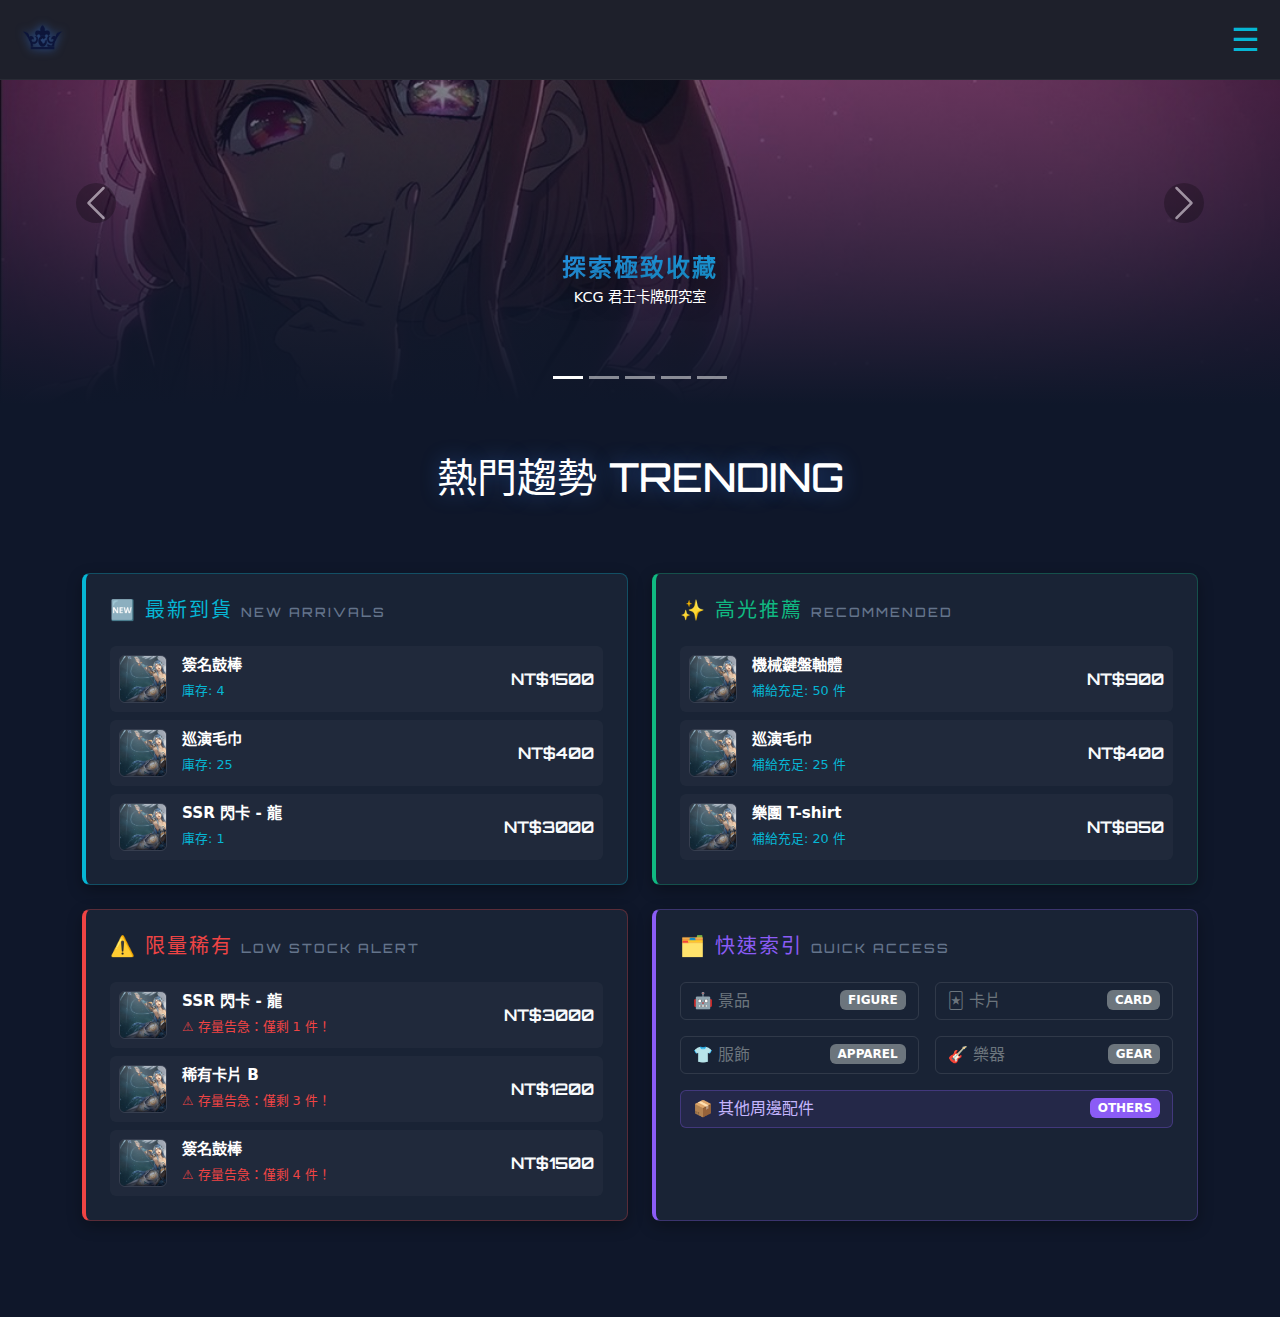
<file: frontend/index.html>
<!DOCTYPE html>
<html lang="zh-TW">

<head>
    <meta charset="UTF-8">
    <meta name="viewport" content="width=device-width, initial-scale=1.0">

    <title>KCG君王卡牌研究室</title>
    <link rel="icon" href="assets/images/logo.ico" type="image/x-icon">

    <link rel="preconnect" href="https://fonts.googleapis.com">
    <link rel="preconnect" href="https://fonts.gstatic.com" crossorigin>
    <link
        href="https://fonts.googleapis.com/css2?family=Inter:wght@400;600;800&family=Orbitron:wght@500;700&display=swap"
        rel="stylesheet">

    <link rel="stylesheet" href="css/main.css">

    <link href="https://cdn.jsdelivr.net/npm/bootstrap@5.3.0-alpha1/dist/css/bootstrap.min.css" rel="stylesheet">
    <script src="https://cdn.jsdelivr.net/npm/bootstrap@5.3.0-alpha1/dist/js/bootstrap.bundle.min.js"></script>
</head>

<body>
    <section class="hero-section">
        <div id="carouselExampleIndicators" class="carousel slide carousel-fade" data-bs-ride="carousel">
            <div class="carousel-indicators">
                <button type="button" data-bs-target="#carouselExampleIndicators" data-bs-slide-to="0"
                    class="active"></button>
                <button type="button" data-bs-target="#carouselExampleIndicators" data-bs-slide-to="1"></button>
                <button type="button" data-bs-target="#carouselExampleIndicators" data-bs-slide-to="2"></button>
                <button type="button" data-bs-target="#carouselExampleIndicators" data-bs-slide-to="3"></button>
                <button type="button" data-bs-target="#carouselExampleIndicators" data-bs-slide-to="4"></button>
            </div>

            <div class="carousel-inner">
                <div class="carousel-item active">
                    <div class="overlay"></div> <img src="assets/images/test (1).jpg" class="d-block w-100 hero-img"
                        alt="廣告1">
                    <div class="carousel-caption d-none d-md-block">
                        <h2 class="animate-title">探索極致收藏</h2>
                        <p>KCG 君王卡牌研究室</p>
                    </div>
                </div>
                <div class="carousel-item">
                    <div class="overlay"></div><img src="assets/images/test (2).jpg" class="d-block w-100 hero-img"
                        alt="廣告2">
                </div>
                <div class="carousel-item">
                    <div class="overlay"></div><img src="assets/images/test (3).jpg" class="d-block w-100 hero-img"
                        alt="廣告3">
                </div>
                <div class="carousel-item">
                    <div class="overlay"></div><img src="assets/images/test (4).jpg" class="d-block w-100 hero-img"
                        alt="廣告4">
                </div>
                <div class="carousel-item">
                    <div class="overlay"></div><img src="assets/images/test (5).jpg" class="d-block w-100 hero-img"
                        alt="廣告5">
                </div>
            </div>

            <button class="carousel-control-prev" type="button" data-bs-target="#carouselExampleIndicators"
                data-bs-slide="prev">
                <span class="carousel-control-prev-icon"></span>
            </button>
            <button class="carousel-control-next" type="button" data-bs-target="#carouselExampleIndicators"
                data-bs-slide="next">
                <span class="carousel-control-next-icon"></span>
            </button>
        </div>
    </section>

    <section class="recommendations py-5">
        <div class="container">
            <h2 class="section-title text-center mb-5">熱門趨勢 <span class="highlight">TRENDING</span></h2>

            <div class="row g-4 mt-2 mb-5">

                <div class="col-12 col-md-6">
                    <div class="tech-panel p-4 h-100"
                        style="background: rgba(30, 41, 59, 0.7); border: 1px solid rgba(6, 182, 212, 0.3); border-left: 4px solid #06b6d4; border-radius: 8px; box-shadow: 0 5px 15px rgba(0,0,0,0.3);">
                        <h5 class="mb-4" style="color: #06b6d4; font-family: var(--font-title); letter-spacing: 2px;">
                            🆕 最新到貨 <span style="font-size: 0.8rem; color: #64748b;">NEW ARRIVALS</span>
                        </h5>
                        <div id="new-arrivals-list" class="d-flex flex-column gap-2">
                        </div>
                    </div>
                </div>

                <div class="col-12 col-md-6">
                    <div class="tech-panel p-4 h-100"
                        style="background: rgba(30, 41, 59, 0.7); border: 1px solid rgba(16, 185, 129, 0.3); border-left: 4px solid #10b981; border-radius: 8px; box-shadow: 0 5px 15px rgba(0,0,0,0.3);">
                        <h5 class="mb-4" style="color: #10b981; font-family: var(--font-title); letter-spacing: 2px;">
                            ✨ 高光推薦 <span style="font-size: 0.8rem; color: #64748b;">RECOMMENDED</span>
                        </h5>
                        <div id="high-stock-list" class="d-flex flex-column gap-2">
                        </div>
                    </div>
                </div>

                <div class="col-12 col-md-6">
                    <div class="tech-panel p-4 h-100"
                        style="background: rgba(30, 41, 59, 0.7); border: 1px solid rgba(239, 68, 68, 0.3); border-left: 4px solid #ef4444; border-radius: 8px; box-shadow: 0 5px 15px rgba(0,0,0,0.3);">
                        <h5 class="mb-4" style="color: #ef4444; font-family: var(--font-title); letter-spacing: 2px;">
                            ⚠️ 限量稀有 <span style="font-size: 0.8rem; color: #64748b;">LOW STOCK ALERT</span>
                        </h5>
                        <div id="rare-items-list" class="d-flex flex-column gap-2">
                        </div>
                    </div>
                </div>

                <div class="col-12 col-md-6">
                    <div class="tech-panel p-4 h-100"
                        style="background: rgba(30, 41, 59, 0.7); border: 1px solid rgba(139, 92, 246, 0.3); border-left: 4px solid #8b5cf6; border-radius: 8px; box-shadow: 0 5px 15px rgba(0,0,0,0.3);">
                        <h5 class="mb-4" style="color: #8b5cf6; font-family: var(--font-title); letter-spacing: 2px;">
                            🗂️ 快速索引 <span style="font-size: 0.8rem; color: #64748b;">QUICK ACCESS</span>
                        </h5>
                        <div class="row g-3">
                            <div class="col-6"><a href="pages/products.html?category=figure"
                                    class="btn btn-outline-secondary w-100 d-flex justify-content-between align-items-center"
                                    style="border-radius: 6px; border-color: rgba(255,255,255,0.1);"><span>🤖 景品</span>
                                    <span class="badge bg-secondary">FIGURE</span></a></div>
                            <div class="col-6"><a href="pages/products.html?category=card"
                                    class="btn btn-outline-secondary w-100 d-flex justify-content-between align-items-center"
                                    style="border-radius: 6px; border-color: rgba(255,255,255,0.1);"><span>🃏 卡片</span>
                                    <span class="badge bg-secondary">CARD</span></a></div>
                            <div class="col-6"><a href="pages/products.html?category=clothes"
                                    class="btn btn-outline-secondary w-100 d-flex justify-content-between align-items-center"
                                    style="border-radius: 6px; border-color: rgba(255,255,255,0.1);"><span>👕 服飾</span>
                                    <span class="badge bg-secondary">APPAREL</span></a></div>
                            <div class="col-6"><a href="pages/products.html?category=music"
                                    class="btn btn-outline-secondary w-100 d-flex justify-content-between align-items-center"
                                    style="border-radius: 6px; border-color: rgba(255,255,255,0.1);"><span>🎸 樂器</span>
                                    <span class="badge bg-secondary">GEAR</span></a></div>
                            <div class="col-12"><a href="pages/products.html?category=other"
                                    class="btn btn-outline-secondary w-100 d-flex justify-content-between align-items-center"
                                    style="background: rgba(139, 92, 246, 0.1); border-color: rgba(139, 92, 246, 0.3); color: #c4b5fd; border-radius: 6px;"><span>📦
                                        其他周邊配件</span> <span class="badge" style="background: #8b5cf6;">OTHERS</span></a>
                            </div>
                        </div>
                    </div>
                </div>

            </div>
        </div>
    </section>

    <script src="js/layout.js"></script>
    <script src="js/data.js"></script>
    <script src="js/main.js"></script>
</body>

</html>
</file>
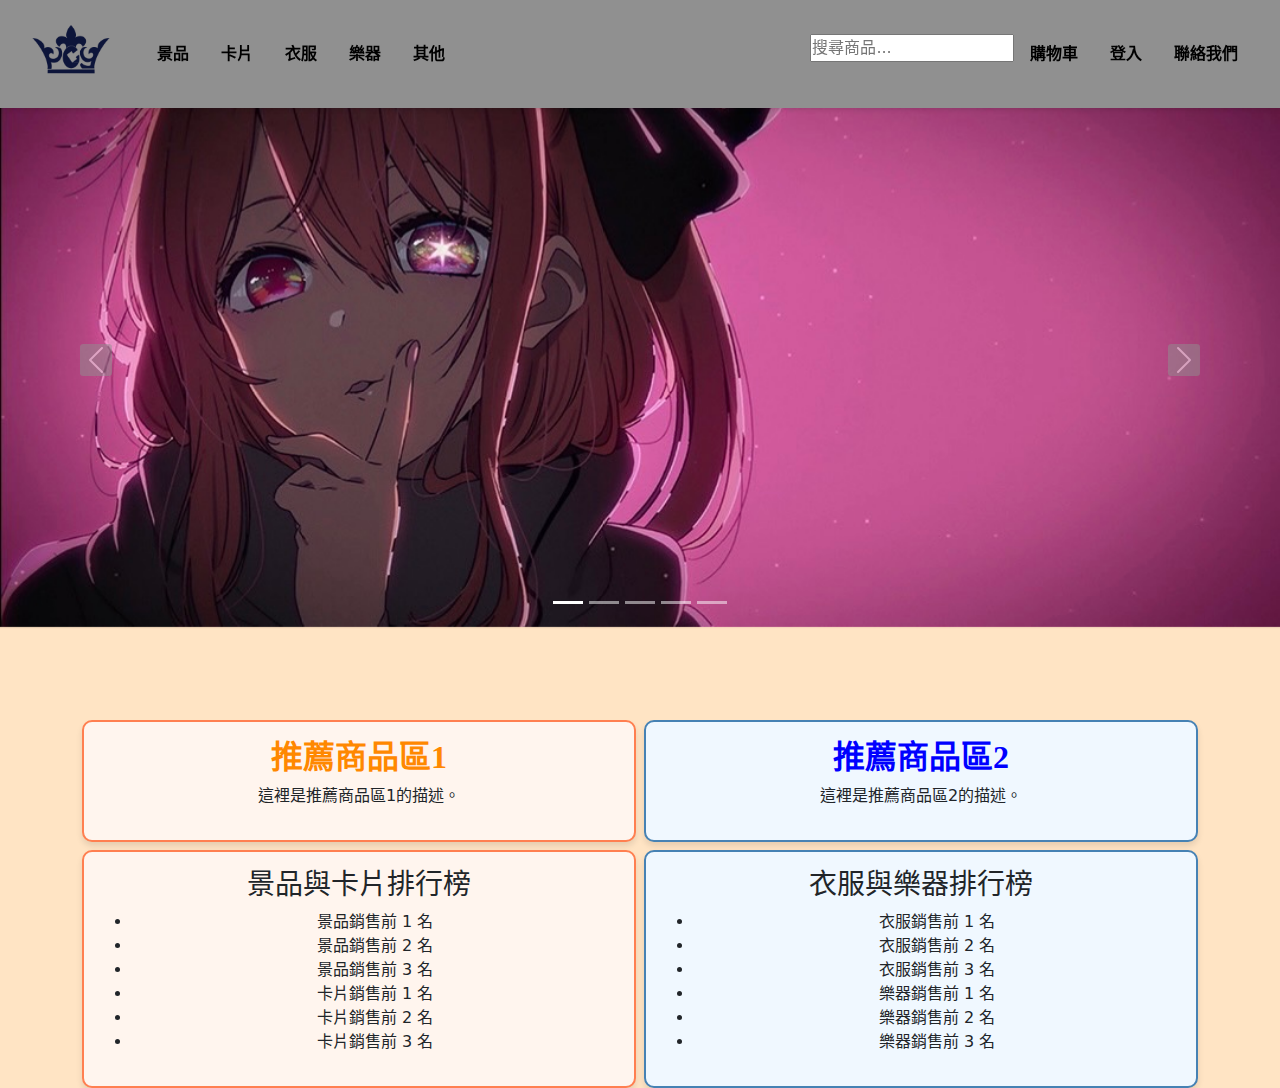
<file: frontend/pages/index.html>
<!-- 宣告文件類型，讓瀏覽器知道這是一個 HTML5 文件 -->
<!DOCTYPE html> 
<html lang="zh-TW"> 
    <head>
        <meta charset="UTF-8">
        <meta name="viewport" content="width=device-width, initial-scale=1.0">
        <title>KCG君王卡牌研究室</title>
        <link rel="icon" href="../assets/images/logo.ico" type="image/x-icon">
        <link rel="stylesheet" href="../styles/main.css"> <!--連結 CSS 檔案到 HTML-->
        <!-- Bootstrap CSS -->
        <link href="https://cdn.jsdelivr.net/npm/bootstrap@5.3.0-alpha1/dist/css/bootstrap.min.css" rel="stylesheet">
        
        <!-- Bootstrap JS -->
        <script src="https://cdn.jsdelivr.net/npm/bootstrap@5.3.0-alpha1/dist/js/bootstrap.bundle.min.js"></script>

    </head>

    <body>
        <!-- 網站懸浮主頁條 -->
        <header>
            <div class="logo">
                <a href="#">
                    <img src="..\assets\images\logo.png" alt="網站首頁">
                </a>
            </div>
            <nav>
                <!-- 漢堡按鈕 -->
                <button class="menu-toggle" aria-label="切換導航"> <!--手機版網站收合用-->
                    ☰
                </button>

                <!-- 靠左 -->
                <div class="nav-left">
                    <ul>
                        <li><a href="#">景品</a></li>
                        <li><a href="#">卡片</a></li>
                        <li><a href="#">衣服</a></li>
                        <li><a href="#">樂器</a></li>
                        <li><a href="#">其他</a></li>
                    </ul>
                </div>

                <!-- 靠右 -->
                <div class="nav-right">
                    <ul>
                        <li>
                            <form action="/search" method="get">
                                <input type="text" name="q" placeholder="搜尋商品...">
                            </form>
                        </li>
                        <li><a href="#">購物車</a></li>
                        <li><a href="#">登入</a></li>
                        <li><a href="#">聯絡我們</a></li>
                    </ul>
                </div>
            </nav>
        </header>

        <!-- 廣告區 -->
        <section class="advertisement">
            <div id="carouselExampleIndicators" class="carousel slide" data-bs-ride="carousel">
                <!-- 這是輪播的指示器，根據圖片數量自動生成 -->
                <div class="carousel-indicators">
                    <button type="button" data-bs-target="#carouselExampleIndicators" data-bs-slide-to="0" class="active"
                        aria-current="true" aria-label="Slide 1"></button>
                    <button type="button" data-bs-target="#carouselExampleIndicators" data-bs-slide-to="1"
                        aria-label="Slide 2"></button>
                    <button type="button" data-bs-target="#carouselExampleIndicators" data-bs-slide-to="2"
                        aria-label="Slide 3"></button>
                    <button type="button" data-bs-target="#carouselExampleIndicators" data-bs-slide-to="3"
                        aria-label="Slide 4"></button>
                    <button type="button" data-bs-target="#carouselExampleIndicators" data-bs-slide-to="4"
                        aria-label="Slide 5"></button>
                </div>

                <!-- 輪播內部的圖片 -->
                <div class="carousel-inner">
                    <div class="carousel-item active">
                        <img src="../assets/images/test (1).jpg" class="d-block w-100" alt="廣告1">
                    </div>
                    <div class="carousel-item">
                        <img src="../assets/images/test (2).jpg" class="d-block w-100" alt="廣告2">
                    </div>
                    <div class="carousel-item">
                        <img src="../assets/images/test (3).jpg" class="d-block w-100" alt="廣告3">
                    </div>
                    <div class="carousel-item">
                        <img src="../assets/images/test (4).jpg" class="d-block w-100" alt="廣告4">
                    </div>
                    <div class="carousel-item">
                        <img src="../assets/images/test (5).jpg" class="d-block w-100" alt="廣告5">
                    </div>
                </div>

                <!-- 上一張和下一張的控制按鈕 -->
                <button class="carousel-control-prev" type="button" data-bs-target="#carouselExampleIndicators"
                    data-bs-slide="prev">
                    <span class="carousel-control-prev-icon" aria-hidden="true"></span>
                    <span class="visually-hidden">上一張</span>
                </button>
                <button class="carousel-control-next" type="button" data-bs-target="#carouselExampleIndicators"
                    data-bs-slide="next">
                    <span class="carousel-control-next-icon" aria-hidden="true"></span>
                    <span class="visually-hidden">下一張</span>
                </button>
            </div>
        </section>


        <!-- 推薦商品區 -->
        <section class="recommendations">
            <div class="container overflow-hidden">
                <div class="row g-2">
                    <!-- 左上：推薦商品區1 -->
                    <div class="col-12 col-md-6 order-1">
                        <div class="p-3 border bg-light">
                            <h3>推薦商品區1</h3>
                            <p>這裡是推薦商品區1的描述。</p>
                        </div>
                    </div>
        
                    <!-- 右上：推薦商品區2 -->
                    <div class="col-12 col-md-6 order-3 order-md-2">
                        <div class="p-3 border bg-light">
                            <h3>推薦商品區2</h3>
                            <p>這裡是推薦商品區2的描述。</p>
                        </div>
                    </div>
        
                    <!-- 左下：景品與卡片排行榜 -->
                    <div class="col-12 col-md-6 order-2 order-md-3">
                        <div class="p-3 border bg-light">
                            <h3>景品與卡片排行榜</h3>
                            <ul>
                                <li>景品銷售前 1 名</li>
                                <li>景品銷售前 2 名</li>
                                <li>景品銷售前 3 名</li>
                                <li>卡片銷售前 1 名</li>
                                <li>卡片銷售前 2 名</li>
                                <li>卡片銷售前 3 名</li>
                            </ul>
                        </div>
                    </div>
        
                    <!-- 右下：衣服與樂器排行榜 -->
                    <div class="col-12 col-md-6 order-4">
                        <div class="p-3 border bg-light">
                            <h3>衣服與樂器排行榜</h3>
                            <ul>
                                <li>衣服銷售前 1 名</li>
                                <li>衣服銷售前 2 名</li>
                                <li>衣服銷售前 3 名</li>
                                <li>樂器銷售前 1 名</li>
                                <li>樂器銷售前 2 名</li>
                                <li>樂器銷售前 3 名</li>
                            </ul>
                        </div>
                    </div>
                </div>
            </div>
        </section>



        <script src="../scripts/script.js"></script>
    </body>
</html>
</file>
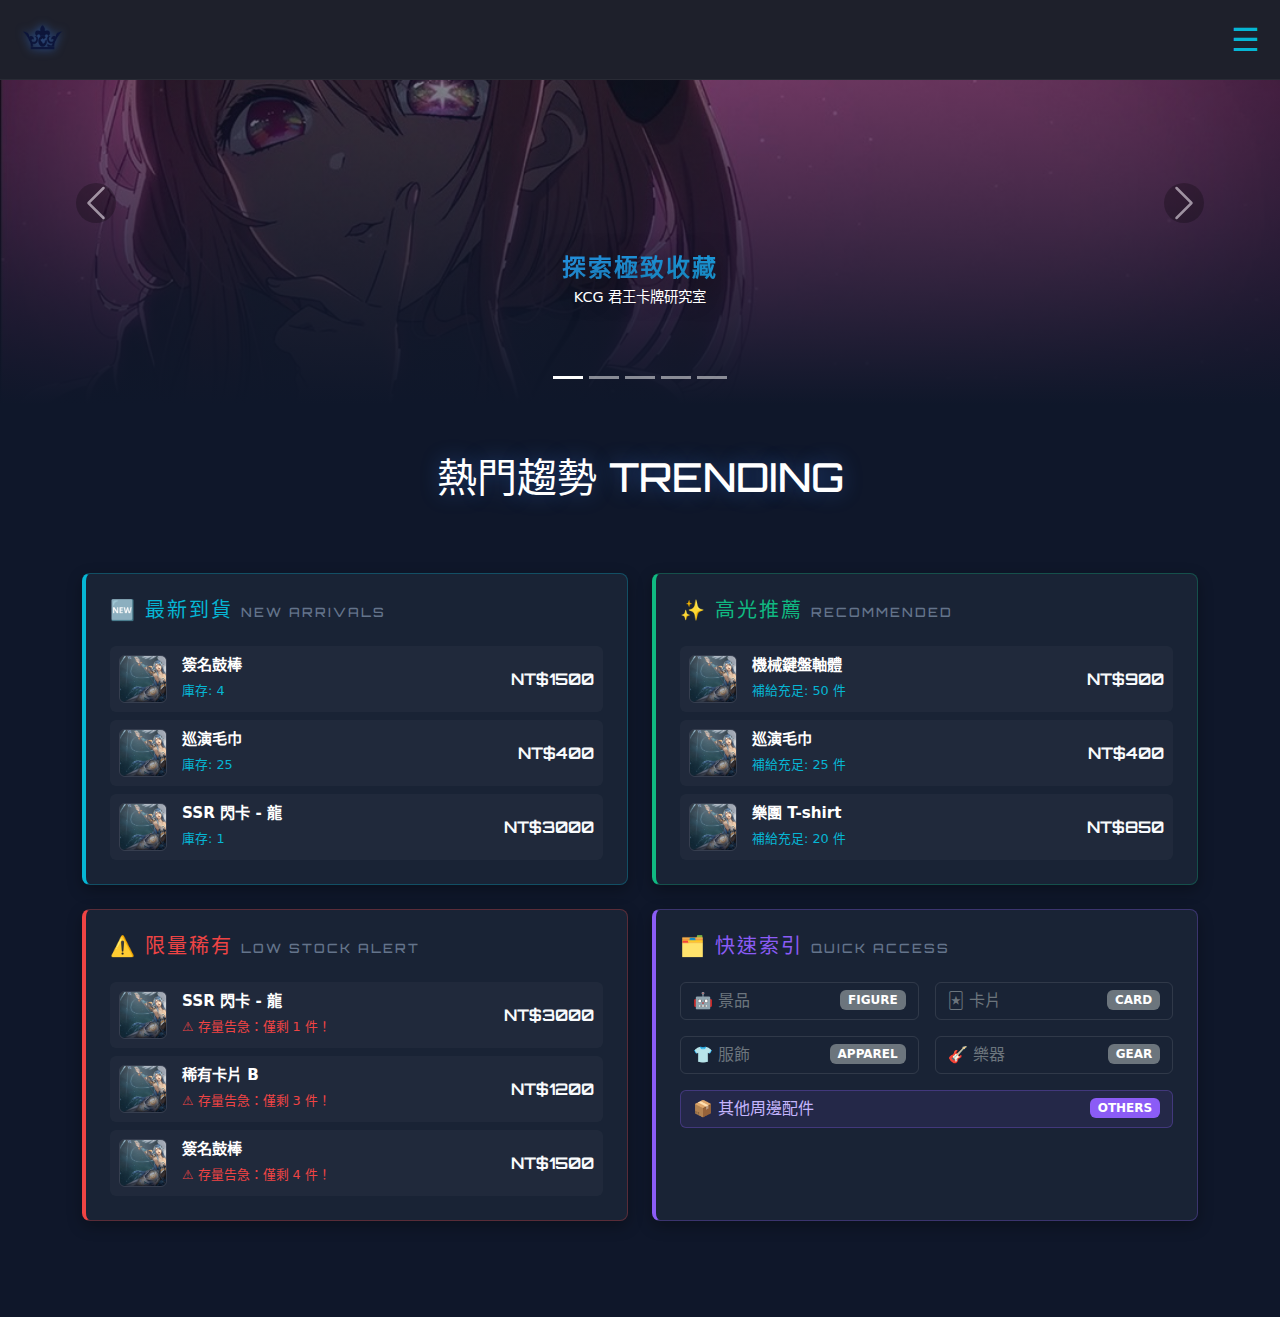
<file: frontend/pages/admin.html>
<!DOCTYPE html>
<html lang="zh-TW">

<head>
    <meta charset="UTF-8">
    <meta name="viewport" content="width=device-width, initial-scale=1.0">
    <title>KCG 總部後台 - 最高權限管理</title>

    <link rel="icon" href="../assets/images/logo.ico" type="image/x-icon">
    <link rel="preconnect" href="https://fonts.googleapis.com">
    <link rel="preconnect" href="https://fonts.gstatic.com" crossorigin>
    <link
        href="https://fonts.googleapis.com/css2?family=Inter:wght@400;600;800&family=Orbitron:wght@500;700&display=swap"
        rel="stylesheet">
    <link href="https://cdn.jsdelivr.net/npm/bootstrap@5.3.0-alpha1/dist/css/bootstrap.min.css" rel="stylesheet">
    <script src="https://cdn.jsdelivr.net/npm/bootstrap@5.3.0-alpha1/dist/js/bootstrap.bundle.min.js"></script>

    <link rel="stylesheet" href="../css/main.css">

    <style>
        /* ==========================================
           🔥 新增：全域反白文字顏色設定 (解決看不到字的問題)
           ========================================== */
        ::selection {
            background-color: var(--accent);
            /* 反白時的背景色變成科技青色 */
            color: #000000;
            /* 反白時的文字變成純黑，最清晰 */
        }

        ::-moz-selection {
            background-color: var(--accent);
            color: #000000;
        }

        /* 戰情室專屬的微調樣式 */
        body {
            background-color: #020617;
        }

        .admin-sidebar {
            background: rgba(15, 23, 42, 0.9);
            border-right: 1px solid rgba(6, 182, 212, 0.3);
            min-height: 100vh;
            padding: 20px;
        }

        .admin-content {
            padding: 30px;
        }

        .stat-card {
            background: linear-gradient(145deg, rgba(30, 41, 59, 0.8), rgba(15, 23, 42, 0.9));
            border: 1px solid rgba(255, 255, 255, 0.1);
            border-radius: 12px;
            padding: 20px;
            box-shadow: 0 4px 15px rgba(0, 0, 0, 0.5);
            transition: transform 0.3s;
        }

        .stat-card:hover {
            transform: translateY(-5px);
            border-color: var(--accent);
            box-shadow: 0 0 20px rgba(6, 182, 212, 0.2);
        }

        .stat-value {
            font-family: var(--font-title);
            font-size: 2.5rem;
            color: var(--accent);
            font-weight: 700;
        }

        .nav-pills .nav-link {
            color: #94a3b8;
            border-radius: 8px;
            margin-bottom: 10px;
            font-family: var(--font-title);
            letter-spacing: 1px;
        }

        .nav-pills .nav-link.active {
            background-color: rgba(6, 182, 212, 0.1);
            color: var(--accent);
            border-left: 4px solid var(--accent);
        }

        /* 表格操作按鈕樣式 */
        .btn-admin-action {
            padding: 4px 10px;
            font-size: 0.85rem;
            border-radius: 6px;
            margin-right: 5px;
        }

        /* 檔案上傳按鈕美化 */
        input[type="file"]::file-selector-button {
            background-color: var(--accent);
            color: #000;
            font-weight: bold;
            border: none;
            border-radius: 4px;
            padding: 5px 15px;
            margin-right: 10px;
            cursor: pointer;
            transition: all 0.2s;
        }

        input[type="file"]::file-selector-button:hover {
            background-color: #fff;
        }
    </style>
</head>

<body>
    <script>
        const currentAdmin = localStorage.getItem('username');
        if (currentAdmin !== 'admin') {
            alert("🚨 嚴重警告：偵測到未經授權的存取嘗試！\n非最高管理員 (ADMIN) 禁止進入後台！\n\n系統將強制驅離...");
            window.location.href = '../index.html';
        }
    </script>

    <div class="container-fluid">
        <div class="row">
            <div class="col-md-2 admin-sidebar d-none d-md-block">
                <div class="text-center mb-5 mt-3">
                    <h4
                        style="color: #fff; font-family: var(--font-title); font-weight: bold; text-shadow: 0 0 10px var(--accent);">
                        KCG<br><span style="color: var(--accent); font-size: 0.8rem;">COMMAND CENTER</span>
                    </h4>
                </div>
                <div class="nav flex-column nav-pills" id="v-pills-tab" role="tablist" aria-orientation="vertical">
                    <button class="nav-link active" id="v-pills-dashboard-tab" data-bs-toggle="pill"
                        data-bs-target="#v-pills-dashboard" type="button" role="tab">📊 儀表板</button>
                    <button class="nav-link" id="v-pills-users-tab" data-bs-toggle="pill"
                        data-bs-target="#v-pills-users" type="button" role="tab">🕵️‍♂️ 會員名冊</button>
                    <button class="nav-link" id="v-pills-inventory-tab" data-bs-toggle="pill"
                        data-bs-target="#v-pills-inventory" type="button" role="tab">📦 商品庫存</button>
                </div>
                <div class="mt-5 text-center">
                    <a href="../index.html" class="btn btn-outline-secondary btn-sm w-100">返回首頁</a>
                </div>
            </div>

            <div class="col-md-10 admin-content">
                <div class="d-flex justify-content-between align-items-center mb-4 pb-3"
                    style="border-bottom: 1px solid rgba(255,255,255,0.1);">
                    <h2 class="section-title mb-0" style="font-size: 1.8rem;">歡迎回來。 <span class="highlight">SYSTEM
                            ONLINE</span></h2>
                    <span style="color: #94a3b8;" id="current-time"></span>
                </div>

                <div class="tab-content" id="v-pills-tabContent">

                    <div class="tab-pane fade show active" id="v-pills-dashboard" role="tabpanel">
                        <div class="row g-4 mb-5">
                            <div class="col-md-4">
                                <div class="stat-card">
                                    <div class="mb-2" style="color: #cbd5e1; font-weight: 600;">註冊會員總數 (Total Users)
                                    </div>
                                    <div class="stat-value" id="stat-users">0</div>
                                </div>
                            </div>
                            <div class="col-md-4">
                                <div class="stat-card">
                                    <div class="mb-2" style="color: #cbd5e1; font-weight: 600;">低庫存警報 (Low Stock Items)
                                    </div>
                                    <div class="stat-value" id="stat-low-stock" style="color: #ef4444;">0</div>
                                </div>
                            </div>
                            <div class="col-md-4">
                                <div class="stat-card">
                                    <div class="mb-2" style="color: #cbd5e1; font-weight: 600;">累積營收 (Total Revenue)
                                    </div>
                                    <div class="stat-value" style="color: #22c55e;">NT$ ---</div>
                                    <small style="color: #64748b;">等待串接訂單資料庫...</small>
                                </div>
                            </div>
                        </div>
                    </div>

                    <div class="tab-pane fade" id="v-pills-users" role="tabpanel">
                        <div class="tech-card p-4">
                            <h4 class="mb-4" style="color: #fff; font-family: var(--font-title);">會員名單資料庫 <span
                                    style="font-size: 0.9rem; color: var(--accent);">[ USERS_DB ]</span></h4>
                            <div class="table-responsive">
                                <table class="table tech-table align-middle">
                                    <thead>
                                        <tr style="color: #cbd5e1;">
                                            <th>代號 (帳號)</th>
                                            <th>顯示名稱</th>
                                            <th>通訊頻道 (電話)</th>
                                            <th>電子信箱</th>
                                            <th>預設門市</th>
                                            <th>註冊時間</th>
                                        </tr>
                                    </thead>
                                    <tbody id="admin-users-list">
                                    </tbody>
                                </table>
                            </div>
                        </div>
                    </div>

                    <div class="tab-pane fade" id="v-pills-inventory" role="tabpanel">
                        <div class="tech-card p-4">
                            <div class="d-flex justify-content-between align-items-center mb-4">
                                <h4 class="mb-0" style="color: #fff; font-family: var(--font-title);">商品與庫存管理 <span
                                        style="font-size: 0.9rem; color: var(--accent);">[ PRODUCTS_DB ]</span></h4>
                                <button class="btn btn-primary" onclick="openProductModal()"
                                    style="border-radius: 50px; padding: 8px 20px; font-weight: bold;">
                                    ➕ 新增商品
                                </button>
                            </div>
                            <p class="mb-4" style="color: #94a3b8;">💡 系統已自動將 data.js 資料轉移至
                                LocalStorage。您可以自由新增、編輯庫存與價格。</p>
                            <div class="table-responsive">
                                <table class="table tech-table align-middle">
                                    <thead>
                                        <tr style="color: #cbd5e1;">
                                            <th width="8%">ID</th>
                                            <th width="32%">商品名稱</th>
                                            <th width="15%">分類</th>
                                            <th width="15%">單價</th>
                                            <th width="10%">庫存</th>
                                            <th width="20%">操作</th>
                                        </tr>
                                    </thead>
                                    <tbody id="admin-products-list">
                                    </tbody>
                                </table>
                            </div>
                        </div>
                    </div>

                </div>
            </div>
        </div>
    </div>

    <div class="modal fade" id="productModal" tabindex="-1" aria-hidden="true">
        <div class="modal-dialog modal-dialog-centered modal-lg">
            <div class="modal-content tech-modal">
                <div class="modal-header border-bottom-0">
                    <h5 class="modal-title tech-title" id="productModalLabel">⚙️ 商品設定 (PRODUCT CONFIG)</h5>
                    <button type="button" class="btn-close btn-close-white" data-bs-dismiss="modal"
                        aria-label="Close"></button>
                </div>
                <div class="modal-body">
                    <form id="product-form">
                        <input type="hidden" id="prod-id">

                        <div class="row">
                            <div class="col-md-6 mb-3 input-group-tech">
                                <label>商品名稱 (Name)</label>
                                <input type="text" class="form-control" id="prod-name" required>
                            </div>
                            <div class="col-md-6 mb-3 input-group-tech">
                                <label>所屬分類 (Category)</label>
                                <select class="form-control" id="prod-category" required style="cursor: pointer;">
                                    <option value="figure">景品模型 (figure)</option>
                                    <option value="card">稀有卡片 (card)</option>
                                    <option value="apparel">潮流服飾 (apparel)</option>
                                    <option value="music">音樂周邊 (music)</option>
                                    <option value="other">其他配件 (other)</option>
                                </select>
                            </div>
                        </div>

                        <div class="row">
                            <div class="col-md-6 mb-3 input-group-tech">
                                <label>單價 (Price)</label>
                                <input type="number" class="form-control" id="prod-price" required min="0">
                            </div>
                            <div class="col-md-6 mb-3 input-group-tech">
                                <label>庫存數量 (Stock)</label>
                                <input type="number" class="form-control" id="prod-stock" required min="0">
                            </div>
                        </div>

                        <hr style="border-color: rgba(255,255,255,0.2); margin: 20px 0;">
                        <h6 style="color: var(--accent); margin-bottom: 15px;">📸 圖片上傳 (Images)</h6>

                        <div class="mb-4 input-group-tech"
                            style="background: rgba(0,0,0,0.2); padding: 15px; border-radius: 8px; border: 1px dashed rgba(6, 182, 212, 0.3);">
                            <label style="color: #fff;">主圖片上傳 (Main Image) - <span
                                    style="color: #ef4444;">必填</span></label>
                            <input type="file" class="form-control mb-2" id="prod-image-file" accept="image/*"
                                style="background: transparent; color: #fff; border: 1px solid rgba(255,255,255,0.2);">
                            <input type="hidden" id="prod-image-data" required>

                            <div class="mt-2 text-center">
                                <img id="image-preview" src=""
                                    style="max-height: 120px; border-radius: 8px; display: none; border: 2px solid var(--accent); box-shadow: 0 0 10px rgba(6,182,212,0.3);">
                                <div id="image-preview-text"
                                    style="color: #64748b; font-size: 0.85rem; margin-top: 5px;">尚未選擇圖片</div>
                            </div>
                        </div>

                        <label style="color: #fff; margin-bottom: 10px; display: block;">各角度展示圖 (Gallery) - <span
                                style="color: #94a3b8;">選填，最多 3 張</span></label>
                        <div class="row">
                            <div class="col-md-4 mb-4 input-group-tech"
                                style="background: rgba(0,0,0,0.1); padding: 10px; border-radius: 8px;">
                                <label style="font-size: 0.85rem;">展示圖 1</label>
                                <input type="file" class="form-control mb-2" id="prod-gallery-file-1" accept="image/*"
                                    style="background: transparent; color: #fff; border: 1px solid rgba(255,255,255,0.1); padding: 4px; font-size: 0.8rem;">
                                <input type="hidden" id="prod-gallery-data-1">
                                <div class="text-center mt-1">
                                    <img id="gallery-preview-1" src=""
                                        style="max-height: 80px; border-radius: 4px; display: none; border: 1px solid var(--accent);">
                                </div>
                            </div>

                            <div class="col-md-4 mb-4 input-group-tech"
                                style="background: rgba(0,0,0,0.1); padding: 10px; border-radius: 8px;">
                                <label style="font-size: 0.85rem;">展示圖 2</label>
                                <input type="file" class="form-control mb-2" id="prod-gallery-file-2" accept="image/*"
                                    style="background: transparent; color: #fff; border: 1px solid rgba(255,255,255,0.1); padding: 4px; font-size: 0.8rem;">
                                <input type="hidden" id="prod-gallery-data-2">
                                <div class="text-center mt-1">
                                    <img id="gallery-preview-2" src=""
                                        style="max-height: 80px; border-radius: 4px; display: none; border: 1px solid var(--accent);">
                                </div>
                            </div>

                            <div class="col-md-4 mb-4 input-group-tech"
                                style="background: rgba(0,0,0,0.1); padding: 10px; border-radius: 8px;">
                                <label style="font-size: 0.85rem;">展示圖 3</label>
                                <input type="file" class="form-control mb-2" id="prod-gallery-file-3" accept="image/*"
                                    style="background: transparent; color: #fff; border: 1px solid rgba(255,255,255,0.1); padding: 4px; font-size: 0.8rem;">
                                <input type="hidden" id="prod-gallery-data-3">
                                <div class="text-center mt-1">
                                    <img id="gallery-preview-3" src=""
                                        style="max-height: 80px; border-radius: 4px; display: none; border: 1px solid var(--accent);">
                                </div>
                            </div>
                        </div>

                        <div class="d-grid mt-2">
                            <button type="submit" class="btn btn-login"
                                style="font-size: 1.1rem; letter-spacing: 1px;">💾 儲存寫入資料庫 (SAVE)</button>
                        </div>
                    </form>
                </div>
            </div>
        </div>
    </div>

    <script src="../js/data.js"></script>
    <script>
        let adminProductsDB = [];

        document.addEventListener('DOMContentLoaded', function () {
            // 1. 顯示即時時間
            setInterval(() => {
                document.getElementById('current-time').innerText = new Date().toLocaleString('zh-TW', { hour12: false });
            }, 1000);

            // 2. 讀取並渲染「會員資料庫」
            let usersDB = JSON.parse(localStorage.getItem('usersDatabase')) || [];
            document.getElementById('stat-users').innerText = usersDB.length;

            const usersListHTML = document.getElementById('admin-users-list');
            if (usersDB.length === 0) {
                usersListHTML.innerHTML = `<tr><td colspan="6" class="text-center py-4" style="color: #94a3b8;">目前尚無特務註冊</td></tr>`;
            } else {
                usersDB.forEach(user => {
                    usersListHTML.innerHTML += `
                        <tr>
                            <td style="color: var(--accent); font-weight: bold;">${user.username}</td>
                            <td class="text-white">${user.name || '-'}</td>
                            <td class="text-white">${user.phone || '-'}</td>
                            <td class="text-white">${user.email || '-'}</td>
                            <td class="text-white"><small>${user.store_711 || '-'}</small></td>
                            <td style="color: #94a3b8;"><small>${user.registerTime || '-'}</small></td>
                        </tr>
                    `;
                });
            }

            // 3. 商品庫存系統 (動態讀寫)
            if (!localStorage.getItem('adminProducts')) {
                if (typeof productsData !== 'undefined') {
                    localStorage.setItem('adminProducts', JSON.stringify(productsData));
                } else {
                    localStorage.setItem('adminProducts', JSON.stringify([]));
                }
            }

            adminProductsDB = JSON.parse(localStorage.getItem('adminProducts'));
            renderProductsTable();

            // 🔥 4. 建立共用的 FileReader (圖片轉 Base64) 引擎
            function setupImageUpload(fileInputId, dataInputId, previewImgId, previewTextId = null) {
                const fileInput = document.getElementById(fileInputId);
                if (!fileInput) return;

                fileInput.addEventListener('change', function (e) {
                    const file = e.target.files[0];
                    if (!file) return;

                    if (file.size > 2 * 1024 * 1024) { // 限制 2MB
                        alert("⚠️ 檔案過大！為避免瀏覽器儲存空間不足，請選擇 2MB 以下的圖片。");
                        this.value = '';
                        return;
                    }

                    const reader = new FileReader();
                    reader.onload = function (event) {
                        const base64String = event.target.result;
                        document.getElementById(dataInputId).value = base64String;

                        const previewImg = document.getElementById(previewImgId);
                        previewImg.src = base64String;
                        previewImg.style.display = 'inline-block';

                        if (previewTextId) {
                            const pText = document.getElementById(previewTextId);
                            if (pText) pText.style.display = 'none';
                        }
                    };
                    reader.readAsDataURL(file);
                });
            }

            // 將引擎綁定到主圖與三張展示圖
            setupImageUpload('prod-image-file', 'prod-image-data', 'image-preview', 'image-preview-text');
            setupImageUpload('prod-gallery-file-1', 'prod-gallery-data-1', 'gallery-preview-1');
            setupImageUpload('prod-gallery-file-2', 'prod-gallery-data-2', 'gallery-preview-2');
            setupImageUpload('prod-gallery-file-3', 'prod-gallery-data-3', 'gallery-preview-3');

            // 綁定表單送出事件
            document.getElementById('product-form').addEventListener('submit', function (e) {
                e.preventDefault();
                saveProduct();
            });
        });

        // 渲染商品表格
        function renderProductsTable() {
            const productsListHTML = document.getElementById('admin-products-list');
            let lowStockCount = 0;
            productsListHTML.innerHTML = '';

            const categoryMap = {
                'figure': '景品模型', 'card': '稀有卡片', 'apparel': '潮流服飾', 'music': '音樂周邊', 'other': '其他配件'
            };

            adminProductsDB.forEach(product => {
                if (product.stock <= 5) lowStockCount++;

                let stockColor = product.stock <= 5 ? '#ef4444' : 'var(--accent)';
                let catName = categoryMap[product.category] || product.category;

                let galleryBadge = product.gallery && product.gallery.length > 0
                    ? `<span class="badge bg-info text-dark" style="font-size: 0.7rem; margin-left: 5px;">+${product.gallery.length}圖</span>`
                    : '';

                productsListHTML.innerHTML += `
                    <tr>
                        <td style="color: #94a3b8;">#${product.id.toString().padStart(3, '0')}</td>
                        <td class="text-white">
                            <div class="d-flex align-items-center gap-3">
                                <img src="${product.image}" style="width: 40px; height: 40px; object-fit: cover; border-radius: 6px; border: 1px solid rgba(255,255,255,0.1);" onerror="this.src='../assets/images/logo.png'">
                                <div>
                                    ${product.name}
                                    <div class="mt-1">${galleryBadge}</div>
                                </div>
                            </div>
                        </td>
                        <td class="text-white"><small class="badge bg-secondary">${catName}</small></td>
                        <td class="text-white">NT$${product.price}</td>
                        <td style="font-weight: bold; font-family: var(--font-title); color: ${stockColor};">${product.stock}</td>
                        <td>
                            <button class="btn btn-outline-info btn-admin-action" onclick="openProductModal(${product.id})">✏️ 編輯</button>
                            <button class="btn btn-outline-danger btn-admin-action" onclick="deleteProduct(${product.id})">🗑️ 刪除</button>
                        </td>
                    </tr>
                `;
            });

            document.getElementById('stat-low-stock').innerText = lowStockCount;
        }

        // 輔助函數：用來重置預覽區塊
        function resetImagePreview(dataId, previewId, fileId, textId = null, imgUrl = '') {
            document.getElementById(dataId).value = imgUrl;
            document.getElementById(fileId).value = ''; // 清空檔案選擇器
            const previewImg = document.getElementById(previewId);

            if (imgUrl) {
                previewImg.src = imgUrl;
                previewImg.style.display = 'inline-block';
                if (textId) document.getElementById(textId).style.display = 'none';
            } else {
                previewImg.src = '';
                previewImg.style.display = 'none';
                if (textId) document.getElementById(textId).style.display = 'block';
            }
        }

        // 開啟 Modal
        function openProductModal(id = null) {
            const modalTitle = document.getElementById('productModalLabel');
            const form = document.getElementById('product-form');
            form.reset();

            if (id !== null) {
                // 編輯模式
                modalTitle.innerText = "⚙️ 編輯商品 (EDIT CONFIG)";
                const product = adminProductsDB.find(p => p.id === id);
                if (product) {
                    document.getElementById('prod-id').value = product.id;
                    document.getElementById('prod-name').value = product.name;
                    document.getElementById('prod-price').value = product.price;
                    document.getElementById('prod-stock').value = product.stock;
                    document.getElementById('prod-category').value = product.category;

                    // 填入圖片並顯示預覽
                    resetImagePreview('prod-image-data', 'image-preview', 'prod-image-file', 'image-preview-text', product.image);

                    // 填入 Gallery 圖片並顯示預覽
                    let g1 = product.gallery && product.gallery[0] ? product.gallery[0] : '';
                    let g2 = product.gallery && product.gallery[1] ? product.gallery[1] : '';
                    let g3 = product.gallery && product.gallery[2] ? product.gallery[2] : '';

                    resetImagePreview('prod-gallery-data-1', 'gallery-preview-1', 'prod-gallery-file-1', null, g1);
                    resetImagePreview('prod-gallery-data-2', 'gallery-preview-2', 'prod-gallery-file-2', null, g2);
                    resetImagePreview('prod-gallery-data-3', 'gallery-preview-3', 'prod-gallery-file-3', null, g3);
                }
            } else {
                // 新增模式
                modalTitle.innerText = "➕ 新增商品 (NEW PRODUCT)";
                document.getElementById('prod-id').value = '';

                // 清空所有預覽與隱藏欄位
                resetImagePreview('prod-image-data', 'image-preview', 'prod-image-file', 'image-preview-text', '');
                resetImagePreview('prod-gallery-data-1', 'gallery-preview-1', 'prod-gallery-file-1', null, '');
                resetImagePreview('prod-gallery-data-2', 'gallery-preview-2', 'prod-gallery-file-2', null, '');
                resetImagePreview('prod-gallery-data-3', 'gallery-preview-3', 'prod-gallery-file-3', null, '');
            }

            const modal = new bootstrap.Modal(document.getElementById('productModal'));
            modal.show();
        }

        // 儲存商品
        function saveProduct() {
            const idVal = document.getElementById('prod-id').value;
            const mainImgData = document.getElementById('prod-image-data').value;

            // 防呆：新增商品時，主圖片為必填
            if (!mainImgData) {
                alert("⚠️ 請務必上傳一張主圖片！");
                return;
            }

            // 收集 Gallery 圖片 (過濾掉沒有上傳的空值)
            let newGallery = [
                document.getElementById('prod-gallery-data-1').value,
                document.getElementById('prod-gallery-data-2').value,
                document.getElementById('prod-gallery-data-3').value
            ].filter(img => img !== "");

            const newProduct = {
                id: idVal ? parseInt(idVal) : Date.now(),
                name: document.getElementById('prod-name').value.trim(),
                price: parseInt(document.getElementById('prod-price').value),
                stock: parseInt(document.getElementById('prod-stock').value),
                category: document.getElementById('prod-category').value,
                image: mainImgData,
                gallery: newGallery
            };

            if (idVal) {
                const index = adminProductsDB.findIndex(p => p.id === parseInt(idVal));
                if (index > -1) adminProductsDB[index] = newProduct;
            } else {
                adminProductsDB.unshift(newProduct);
            }

            localStorage.setItem('adminProducts', JSON.stringify(adminProductsDB));
            renderProductsTable();

            const modal = bootstrap.Modal.getInstance(document.getElementById('productModal'));
            if (modal) modal.hide();

            alert("✅ 商品資料庫更新完成！\n(備註：前台頁面目前仍讀取 data.js，未來將進行資料庫同步)");
        }

        // 刪除商品
        function deleteProduct(id) {
            if (confirm("⚠️ 警告：確定要將此商品從資料庫中永久刪除嗎？")) {
                adminProductsDB = adminProductsDB.filter(p => p.id !== id);
                localStorage.setItem('adminProducts', JSON.stringify(adminProductsDB));
                renderProductsTable();
            }
        }
    </script>
</body>

</html>
</file>
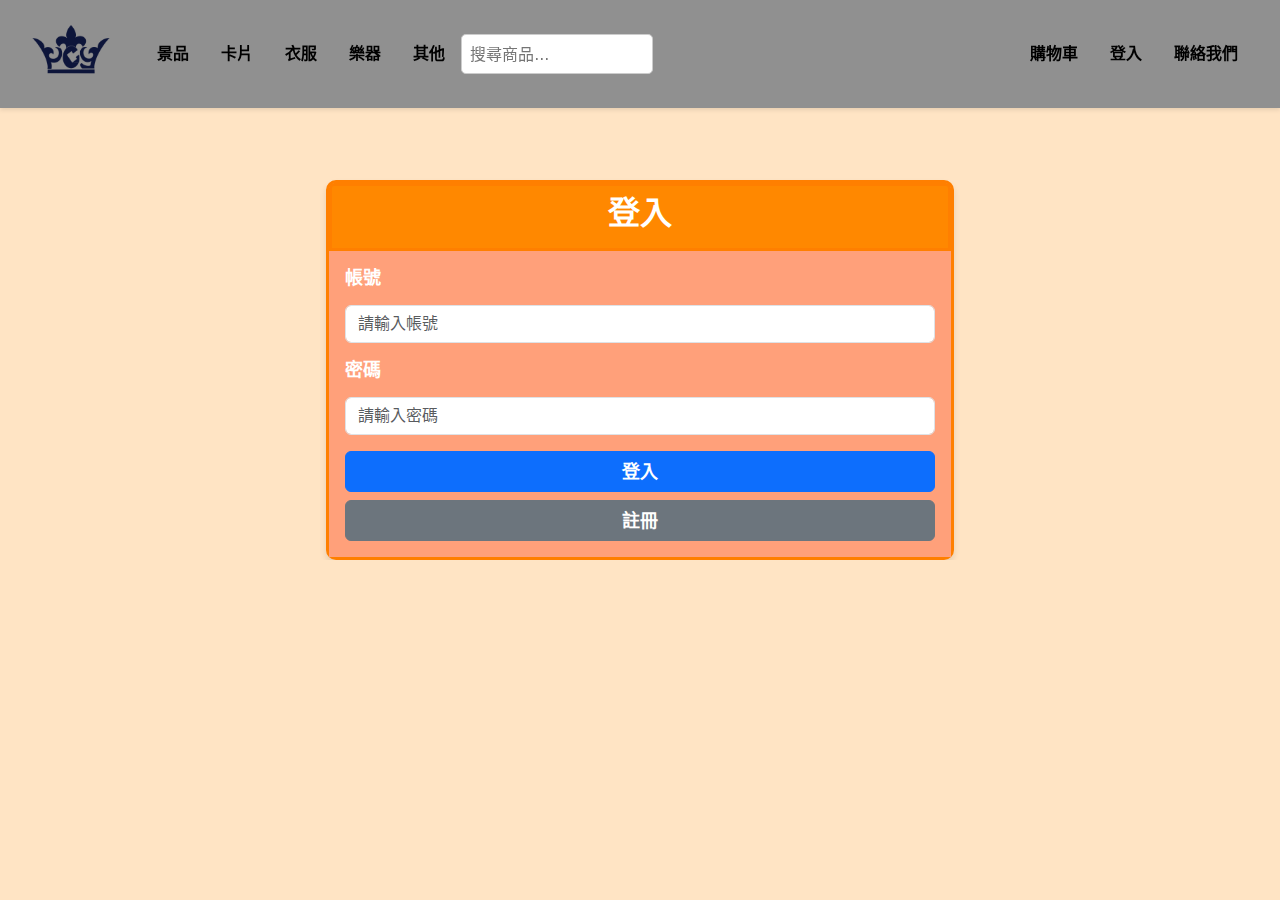
<file: frontend/pages/checkout.html>
<!DOCTYPE html>
<html lang="zh-TW">

<head>
    <meta charset="UTF-8">
    <meta name="viewport" content="width=device-width, initial-scale=1.0">
    <title>KCG君王卡牌研究室 - 訂單確認</title>

    <link rel="icon" href="../assets/images/logo.ico" type="image/x-icon">
    <link rel="preconnect" href="https://fonts.googleapis.com">
    <link rel="preconnect" href="https://fonts.gstatic.com" crossorigin>
    <link
        href="https://fonts.googleapis.com/css2?family=Inter:wght@400;600;800&family=Orbitron:wght@500;700&display=swap"
        rel="stylesheet">
    <link href="https://cdn.jsdelivr.net/npm/bootstrap@5.3.0-alpha1/dist/css/bootstrap.min.css" rel="stylesheet">
    <script src="https://cdn.jsdelivr.net/npm/bootstrap@5.3.0-alpha1/dist/js/bootstrap.bundle.min.js"></script>

    <link rel="stylesheet" href="../css/main.css">
</head>

<body>
    <section class="products-section">
        <div class="container" style="padding-top: 50px;">
            <h2 class="section-title text-center mb-5">訂單確認 <span class="highlight">CHECKOUT</span></h2>

            <div class="row g-4">
                <div class="col-lg-7">
                    <div class="tech-card p-4 h-100" style="background: rgba(15, 23, 42, 0.8);">
                        <h4 class="mb-4"
                            style="color: var(--accent); font-family: var(--font-title); border-bottom: 1px solid rgba(6, 182, 212, 0.3); padding-bottom: 10px;">
                            📍 配送與通訊資料
                        </h4>
                        <form id="checkout-form">
                            <div class="mb-3 input-group-tech">
                                <label>收件人姓名 (Name)</label>
                                <input type="text" class="form-control" id="checkout-name" required readonly
                                    style="background: rgba(0,0,0,0.5) !important; color: #94a3b8 !important;">
                            </div>

                            <div class="mb-3 input-group-tech">
                                <label>連絡電話 (Phone)</label>
                                <input type="tel" class="form-control" id="checkout-phone" required readonly
                                    style="background: rgba(0,0,0,0.5) !important; color: #94a3b8 !important;">
                            </div>

                            <div class="mb-3 input-group-tech">
                                <label>電子信箱 (Email)</label>
                                <input type="email" class="form-control" id="checkout-email" required readonly
                                    style="background: rgba(0,0,0,0.5) !important; color: #94a3b8 !important;">
                            </div>

                            <div class="mb-4 input-group-tech">
                                <label>7-11 取貨門市</label>
                                <input type="text" class="form-control" id="checkout-store" required readonly
                                    style="background: rgba(0,0,0,0.5) !important; color: #94a3b8 !important;">
                            <small class="mt-2 d-block" style="color: rgba(255, 255, 255, 0.7); letter-spacing: 1px;">💡 系統已自動從您的個人檔案帶入以上資料。</small>
                            </div>

                            <h4 class="mb-4 mt-5"
                                style="color: var(--accent); font-family: var(--font-title); border-bottom: 1px solid rgba(6, 182, 212, 0.3); padding-bottom: 10px;">
                                💳 付款方式
                            </h4>
                            <div class="mb-5 input-group-tech">
                                <select class="form-control" id="checkout-payment" required style="cursor: pointer;">
                                    <option value="711_cash">7-11 門市取貨付款</option>
                                    <option value="credit_card">信用卡線上授權 (VISA / JCB / Mastercard)</option>
                                    <option value="atm">銀行 ATM 虛擬帳號轉帳</option>
                                </select>
                            </div>

                            <button type="submit" class="btn btn-login w-100 py-3"
                                style="font-size: 1.2rem; letter-spacing: 2px;">
                                🚀 確認發送訂單 (SUBMIT ORDER)
                            </button>
                        </form>
                    </div>
                </div>

                <div class="col-lg-5">
                    <div class="checkout-panel h-100 d-flex flex-column">
                        <h4 class="mb-4" style="color: #fff; font-family: var(--font-title);">🛒 購物清單摘要</h4>

                        <div id="checkout-items" class="flex-grow-1"
                            style="max-height: 450px; overflow-y: auto; padding-right: 10px;">
                        </div>

                        <hr style="border-color: rgba(255,255,255,0.2); margin: 20px 0;">

                        <div class="d-flex justify-content-between align-items-center">
                            <span style="color: #94a3b8; font-size: 1.2rem; letter-spacing: 1px;">總金額</span>
                            <span class="tech-total-price" id="checkout-total">NT$0</span>
                        </div>
                    </div>
                </div>
            </div>
        </div>
    </section>

    <script src="../js/layout.js"></script>
    <script src="../js/data.js"></script>
    <script src="../js/main.js"></script>
</body>

</html>
</file>
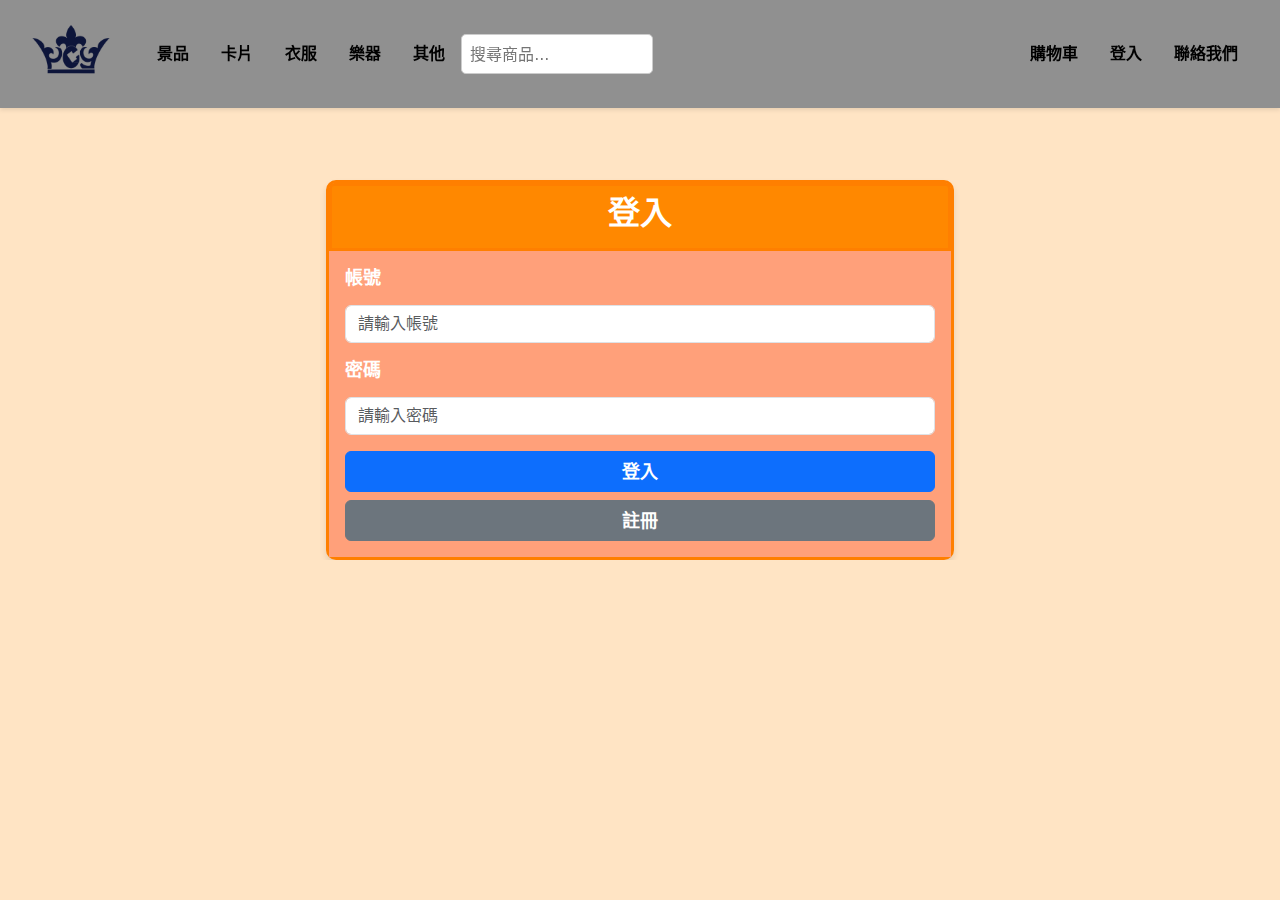
<file: frontend/pages/login.html>
<!DOCTYPE html>
<html lang="zh-TW">

<head>
    <meta charset="UTF-8">
    <meta name="viewport" content="width=device-width, initial-scale=1.0">

    <title>KCG君王卡牌研究室</title>
    <link rel="icon" href="../assets/images/logo.ico" type="image/x-icon">

    <link rel="stylesheet" href="../styles/main.css"> <!--連結 CSS 檔案到 HTML-->
    <!-- Bootstrap CSS -->
    <link href="https://cdn.jsdelivr.net/npm/bootstrap@5.3.0-alpha1/dist/css/bootstrap.min.css" rel="stylesheet">

    <!-- Bootstrap JS -->
    <script src="https://cdn.jsdelivr.net/npm/bootstrap@5.3.0-alpha1/dist/js/bootstrap.bundle.min.js"></script>

</head>

<body>
    <!-- 網站懸浮主頁條 -->
    <header>
        <div class="logo">
            <a href="index.html">
                <img src="..\assets\images\logo.png" alt="網站首頁">
            </a>
        </div>
        <nav>
            <!-- 漢堡按鈕 -->
            <button class="menu-toggle" aria-label="切換導航"> <!--手機版網站收合用-->
                ☰
            </button>

            <!-- 靠左 -->
            <div class="nav-left">
                <ul>
                    <li><a href="products.html">景品</a></li>
                    <li><a href="products.html">卡片</a></li>
                    <li><a href="products.html">衣服</a></li>
                    <li><a href="products.html">樂器</a></li>
                    <li><a href="products.html">其他</a></li>
                    <li class="search-wrapper">
                        <form id="search-form">
                            <input type="text" placeholder="搜尋商品...">
                        </form>
                    </li>
                </ul>
            </div>

            <!-- 靠右 -->
            <div class="nav-right">
                <ul>
                    <li><a href="cart.html">購物車</a></li>
                    <li><a href="login.html">登入</a></li>
                    <li><a href="contact_us.html">聯絡我們</a></li>
                </ul>
            </div>
        </nav>
    </header>

    <section id="login_block">
        <div class="row justify-content-center">
            <div class="col-md-6">
                <div class="card">
                    <div class="card-header text-center">
                        <h4>登入</h4>
                    </div>
                    <div class="card-body">
                        <form>
                            <div class="mb-3">
                                <label for="username" class="form-label"><h6>帳號</h6></label>
                                <input type="text" id="username" class="form-control" placeholder="請輸入帳號">
                            </div>
                            <div class="mb-3">
                                <label for="password" class="form-label"><h6>密碼</h6></label>
                                <input type="password" id="password" class="form-control" placeholder="請輸入密碼">
                            </div>
                            <div class="d-grid gap-2">
                                <button type="submit" class="btn btn-primary">登入</button>
                                <button type="button" class="btn btn-secondary">註冊</button>
                            </div>
                        </form>
                    </div>
                </div>
            </div>
        </div>
    </section>

    <script src="../scripts/script.js"></script>
</body>
</file>
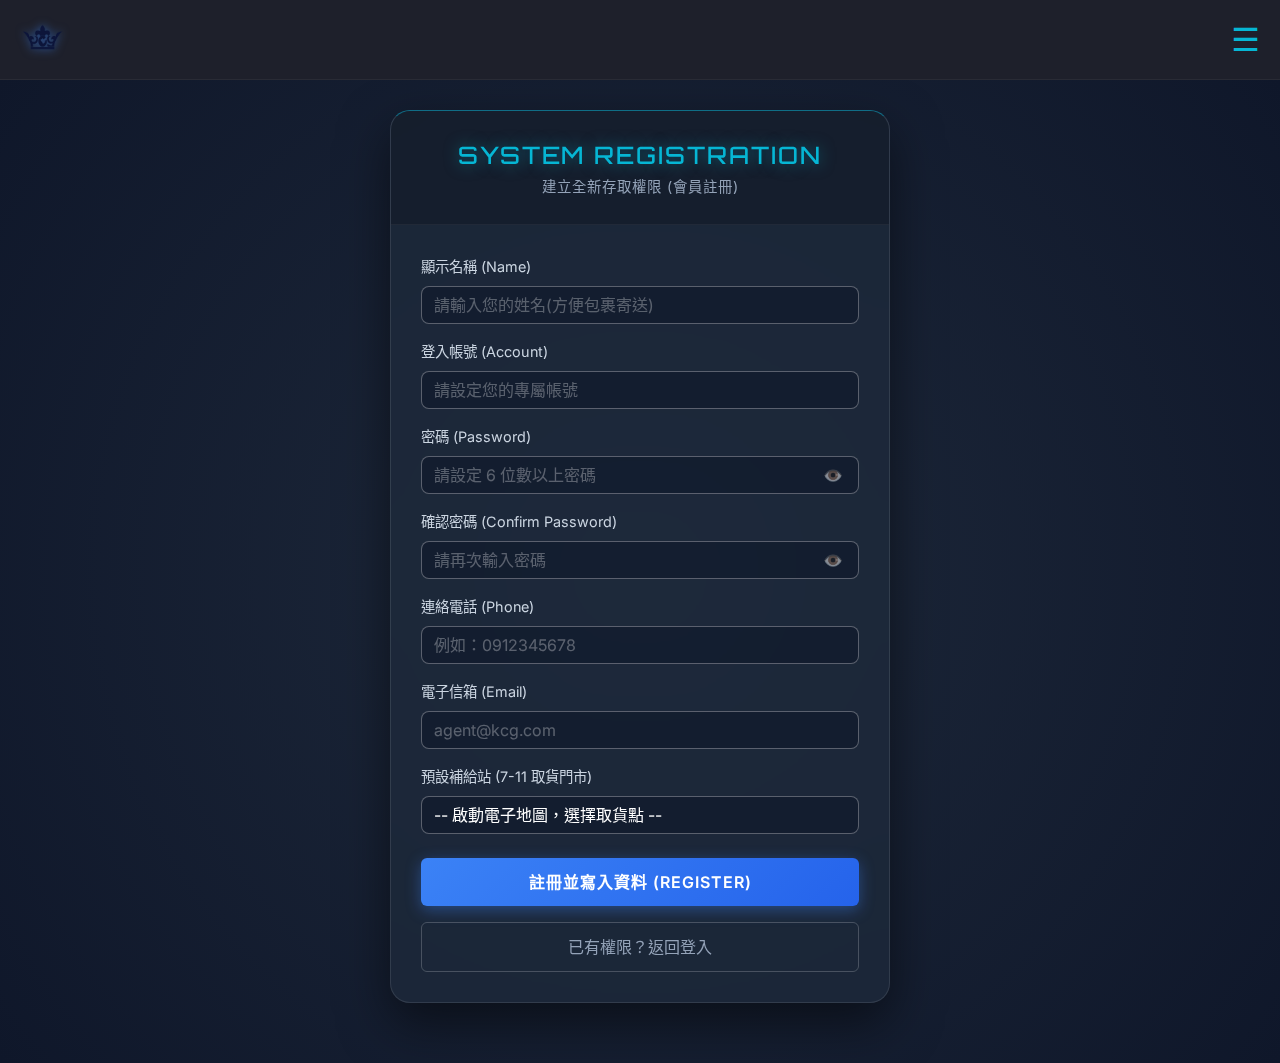
<file: frontend/pages/register.html>
<!DOCTYPE html>
<html lang="zh-TW">

<head>
    <meta charset="UTF-8">
    <meta name="viewport" content="width=device-width, initial-scale=1.0">
    <title>KCG君王卡牌研究室 - 申請存取權限</title>

    <link rel="icon" href="../assets/images/logo.ico" type="image/x-icon">

    <link rel="preconnect" href="https://fonts.googleapis.com">
    <link rel="preconnect" href="https://fonts.gstatic.com" crossorigin>
    <link
        href="https://fonts.googleapis.com/css2?family=Inter:wght@400;600;800&family=Orbitron:wght@500;700&display=swap"
        rel="stylesheet">
    <link href="https://cdn.jsdelivr.net/npm/bootstrap@5.3.0-alpha1/dist/css/bootstrap.min.css" rel="stylesheet">
    <script src="https://cdn.jsdelivr.net/npm/bootstrap@5.3.0-alpha1/dist/js/bootstrap.bundle.min.js"></script>

    <link rel="stylesheet" href="../css/main.css">
</head>

<body>
    <section id="login_block">
        <div class="login-container" style="max-width: 500px;">
            <div class="login-card">

                <div class="login-header">
                    <h4>SYSTEM REGISTRATION</h4>
                    <p>建立全新存取權限 (會員註冊)</p>
                </div>

                <div class="login-body">
                    <form id="register-form">

                        <div class="mb-3 input-group-tech">
                            <label for="reg-name">顯示名稱 (Name)</label>
                            <input type="text" class="form-control" id="reg-name" placeholder="請輸入您的姓名(方便包裹寄送)" required>
                        </div>

                        <div class="mb-3 input-group-tech">
                            <label for="reg-username">登入帳號 (Account)</label>
                            <input type="text" class="form-control" id="reg-username" placeholder="請設定您的專屬帳號" required>
                        </div>

                        <div class="mb-3 input-group-tech">
                            <label for="reg-password">密碼 (Password)</label>
                            <div class="input-group">
                                <input type="password" class="form-control" id="reg-password" placeholder="請設定 6 位數以上密碼"
                                    required minlength="6">
                                <button class="btn" type="button" id="toggleRegPassword">👁️</button>
                            </div>
                        </div>

                        <div class="mb-3 input-group-tech">
                            <label for="reg-password-confirm">確認密碼 (Confirm Password)</label>
                            <div class="input-group">
                                <input type="password" class="form-control" id="reg-password-confirm"
                                    placeholder="請再次輸入密碼" required minlength="6">
                                <button class="btn" type="button" id="toggleRegPasswordConfirm">👁️</button>
                            </div>
                        </div>

                        <div class="mb-3 input-group-tech">
                            <label for="reg-phone">連絡電話 (Phone)</label>
                            <input type="tel" class="form-control" id="reg-phone" placeholder="例如：0912345678" required
                                pattern="[0-9]{10}">
                        </div>

                        <div class="mb-3 input-group-tech">
                            <label for="reg-email">電子信箱 (Email)</label>
                            <input type="email" class="form-control" id="reg-email" placeholder="agent@kcg.com"
                                required>
                        </div>

                        <div class="mb-4 input-group-tech">
                            <label for="reg-store">預設補給站 (7-11 取貨門市)</label>
                            <select class="form-control" id="reg-store" required style="cursor: pointer;">
                                <option value="" disabled selected>-- 啟動電子地圖，選擇取貨點 --</option>
                                <option value="台北-信義區-鑫信義門市">台北市信義區 - 鑫信義門市 (店號: 123456)</option>
                                <option value="台中-西屯區-逢甲門市">台中市西屯區 - 逢甲門市 (店號: 234567)</option>
                                <option value="高雄-大寮區-鳳林門市">高雄市大寮區 - 鳳林門市 (店號: 345678)</option>
                                <option value="花蓮-新城鄉-太魯閣門市">花蓮縣新城鄉 - 太魯閣門市 (店號: 456789)</option>
                            </select>
                        </div>

                        <div class="d-grid gap-3 mt-4">
                            <button type="submit" class="btn btn-login">註冊並寫入資料 (REGISTER)</button>
                            <a href="login.html" class="btn btn-register text-center"
                                style="text-decoration: none;">已有權限？返回登入</a>
                        </div>

                    </form>
                </div>
            </div>
        </div>
    </section>

    <script src="../js/layout.js"></script>
    <script src="../js/data.js"></script>
    <script src="../js/main.js"></script>
</body>

</html>
</file>
<file: frontend/css/main.css>
/* =========================================
   1. 全局變數與基礎設定 (科技感配色)
   ========================================= */
:root {
    /* 核心色票 */
    --bg-dark: #0f172a;
    /* 深藍黑背景 (主要) */
    --bg-card: rgba(30, 41, 59, 0.7);
    /* 卡片半透明背景 */
    --bg-header: rgba(15, 23, 42, 0.85);
    /* Header 玻璃背景 */

    /* 強調色 (Neon Colors) */
    --primary: #3b82f6;
    /* 科技藍 */
    --primary-hover: #2563eb;
    /* 深一點的藍 (Hover用) */
    --accent: #06b6d4;
    /* 霓虹青 (文字高亮/邊框) */
    --accent-glow: rgba(6, 182, 212, 0.5);
    /* 發光暈影 */
    --danger: #ef4444;
    /* 價格/錯誤紅 */

    /* 文字顏色 */
    --text-main: #f8fafc;
    /* 主要白字 */
    --text-muted: #94a3b8;
    /* 次要灰字 */

    /* 字體 */
    --font-main: 'Inter', system-ui, -apple-system, sans-serif;
    --font-title: 'Orbitron', sans-serif;
    /* 科技感標題字體 */

    /* 漸層與特效 */
    --gradient-main: linear-gradient(135deg, var(--primary) 0%, var(--accent) 100%);
    --shadow-card: 0 4px 6px -1px rgba(0, 0, 0, 0.5), 0 2px 4px -1px rgba(0, 0, 0, 0.3);
    --shadow-glow: 0 0 15px var(--accent-glow);
}

/* 基礎重置 */
* {
    margin: 0;
    padding: 0;
    box-sizing: border-box;
}

body {
    background-color: var(--bg-dark);
    color: var(--text-main);
    font-family: var(--font-main);
    padding-top: 80px;
    /* 避開 Header 高度 */
    min-height: 100vh;
    line-height: 1.6;
}

a {
    text-decoration: none;
    color: inherit;
    transition: all 0.3s ease;
}

ul {
    list-style: none;
}

/* =========================================
   2. Header 懸浮導覽列 (修復優化版)
   ========================================= */
header {
    position: fixed;
    top: 0;
    left: 0;
    width: 100%;
    height: 80px;
    display: flex;
    justify-content: space-between;
    align-items: center;
    padding: 0 40px;
    /* 左右間距 */
    background: rgba(15, 23, 42, 0.9);
    /* 深色背景 */
    backdrop-filter: blur(10px);
    /* 磨砂玻璃 */
    border-bottom: 1px solid rgba(255, 255, 255, 0.1);
    z-index: 1000;
}

/* =========================================
   導覽列背景統一修正 (Fix Header Background)
   ========================================= */
header {
    /* 強制使用深色背景，不依賴透明度 */
    background-color: #1e202b !important;
    /* 這是你網站的主深色背景 */

    /* 如果原本有 backdrop-filter (磨砂效果)，可以先拿掉，避免顏色被底下干擾 */
    backdrop-filter: none !important;

    /* 確保有底部邊框，增加層次感 */
    border-bottom: 1px solid rgba(255, 255, 255, 0.05);
}

/* 如果你的導覽列有 .scrolled 類別 (捲動時變色)，也要一併修正 */
header.scrolled {
    background-color: #1e202b !important;
}

/* Logo */
header .logo img {
    height: 45px;
    width: auto;
    display: block;
    filter: drop-shadow(0 0 5px rgba(59, 130, 246, 0.6));
    /* 藍色微光 */
}

/* 導航連結與佈局 */
header nav {
    display: flex;
    align-items: center;
    width: 100%;
    justify-content: flex-end;
    /* 靠右對齊 (除了Logo) */
}

/* 導航容器：電腦版顯示，手機版隱藏 */
.nav-left ul,
.nav-right ul {
    display: flex;
    align-items: center;
    gap: 20px;
    margin: 0;
    padding: 0;
    list-style: none;
    /* 確保沒點點 */
}

/* 讓 nav-left (商品選單) 稍微靠左一點，不要跟 Logo 擠 */
.nav-left {
    margin-left: 40px;
    margin-right: auto;
    /* 這招可以把右邊的東西推到底 */
}

/* =========================================
   Header 按鈕互動特效 (Hover Effect)
   ========================================= */
/* 1. 導覽列連結 (景品、卡片... & 登入、購物車) 的基本樣式 */
header nav a {
    text-decoration: none !important;
    /* 確保沒底線 */
    color: #cbd5e1;
    /* 預設淺灰白 */
    font-weight: 500;
    font-size: 0.95rem;
    padding: 8px 16px;
    /* 內距大一點，按鈕感比較強 */
    border-radius: 6px;
    /* 圓角 */
    transition: all 0.3s ease;
    /* 讓變色過程有動畫，不是瞬間變 */
    border: 1px solid transparent;
    /* 先預留邊框位置，才不會跳動 */
    display: inline-block;
    /* 讓 padding 生效 */
}

/* 2. 滑鼠移上去 (Hover) 的效果 */
header nav a:hover {
    color: #fff;
    /* 文字變全白 */
    background-color: rgba(255, 255, 255, 0.1);
    /* 背景變成半透明白色 */
    border-color: rgba(255, 255, 255, 0.3);
    /* 邊框亮起來 */
    box-shadow: 0 0 10px rgba(255, 255, 255, 0.2);
    /* 微微發光 */
    transform: translateY(-2px);
    /* 按鈕稍微往上浮一點點 */
}

/* 3. 被選取 (Active) 的效果 (如果有的話) */
header nav a.active {
    color: #06b6d4;
    /* 變成霓虹青色 */
    background-color: rgba(6, 182, 212, 0.1);
    /* 背景帶青色 */
    border-color: #06b6d4;
    box-shadow: 0 0 15px rgba(6, 182, 212, 0.4);
}

/* 🔍 搜尋框 */
.search-wrapper input[type="text"] {
    background: rgba(255, 255, 255, 0.1);
    border: 1px solid rgba(255, 255, 255, 0.2);
    border-radius: 50px;
    padding: 6px 20px;
    color: #fff;
    width: 180px;
    font-size: 0.9rem;
    outline: none;
    transition: all 0.3s;
}

.search-wrapper input[type="text"]:focus {
    width: 240px;
    border-color: var(--accent);
    background: rgba(0, 0, 0, 0.5);
}

/* 🍔 漢堡按鈕：預設隱藏 (電腦版看不到) */
.menu-toggle {
    display: none;
    background: none;
    border: none;
    color: #fff;
    font-size: 1.5rem;
    cursor: pointer;
}

/* =========================================
   3. Hero Section (輪播廣告區)
   ========================================= */
.hero-section {
    margin-top: -80px;
    /* 往上頂，讓圖片在 header 下方 */
    position: relative;
}

.carousel-item {
    height: 85vh;
    /* 滿版高度 */
    min-height: 500px;
    position: relative;
}

.carousel-item img {
    width: 100%;
    height: 100%;
    object-fit: cover;
    /* 填滿不變形 */
    object-position: center;
}

/* 圖片遮罩 (讓文字更清楚) */
.overlay {
    position: absolute;
    top: 0;
    left: 0;
    width: 100%;
    height: 100%;
    background: linear-gradient(to bottom, rgba(15, 23, 42, 0.4), var(--bg-dark));
    z-index: 1;
}

/* 輪播文字 */
.carousel-caption {
    z-index: 2;
    bottom: 20%;
}

.carousel-caption h2 {
    font-family: var(--font-title);
    font-size: 3.5rem;
    font-weight: 700;
    text-transform: uppercase;
    letter-spacing: 3px;
    background: var(--gradient-main);
    -webkit-background-clip: text;
    -webkit-text-fill-color: transparent;
    /* 文字漸層 */
    text-shadow: 0 10px 30px rgba(0, 0, 0, 0.5);
}

/* 輪播按鈕 */
.carousel-control-prev-icon,
.carousel-control-next-icon {
    background-color: rgba(0, 0, 0, 0.5);
    border-radius: 50%;
    padding: 20px;
    background-size: 50%;
}

/* =========================================
   4. 推薦商品區 & 排行榜 (Tech Cards)
   ========================================= */
.recommendations {
    padding: 80px 0;
    background: var(--bg-dark);
}

.section-title {
    font-family: var(--font-title);
    color: #fff;
    font-size: 2.5rem;
    margin-bottom: 3rem;
    text-shadow: 0 0 20px rgba(59, 130, 246, 0.4);
}

/* 科技卡片容器 */
.tech-card {
    background: var(--bg-card);
    border: 1px solid rgba(255, 255, 255, 0.05);
    border-radius: 16px;
    overflow: hidden;
    height: 100%;
    backdrop-filter: blur(5px);
    transition: transform 0.3s, border-color 0.3s, box-shadow 0.3s;
}

.tech-card:hover {
    transform: translateY(-5px);
    border-color: var(--primary);
    box-shadow: var(--shadow-glow), var(--shadow-card);
}

/* 卡片標題區 */
.card-header-tech {
    background: rgba(0, 0, 0, 0.4);
    padding: 15px 20px;
    border-bottom: 1px solid rgba(255, 255, 255, 0.05);
}

.card-header-tech h3 {
    font-family: var(--font-title);
    font-size: 1.2rem;
    color: var(--accent);
    margin: 0;
    display: flex;
    align-items: center;
    gap: 10px;
}

/* 卡片內容區 */
.card-body-tech {
    padding: 20px;
    color: var(--text-muted);
}

/* 排行榜列表 */
.ranking-list li {
    padding: 15px 20px;
    border-bottom: 1px solid rgba(255, 255, 255, 0.05);
    display: flex;
    align-items: center;
    color: var(--text-main);
    transition: background 0.2s;
}

.ranking-list li:hover {
    background: rgba(255, 255, 255, 0.05);
    padding-left: 25px;
    /* 滑動效果 */
}

/* 排名數字 */
.rank-num {
    display: inline-block;
    width: 28px;
    height: 28px;
    line-height: 28px;
    text-align: center;
    border-radius: 6px;
    background: rgba(255, 255, 255, 0.1);
    color: var(--text-muted);
    font-weight: bold;
    margin-right: 15px;
    font-family: var(--font-title);
}

.top-1 {
    background: #fbbf24;
    color: #000;
    box-shadow: 0 0 10px rgba(251, 191, 36, 0.6);
}

.top-2 {
    background: #94a3b8;
    color: #000;
}

.top-3 {
    background: #b45309;
    color: #fff;
}

/* =========================================
   5. 商品頁面 (Grid Layout)
   ========================================= */
/* 頁面背景與容器 */
.products-section {
    padding-top: 30px;
    /* 避開 Header */
    min-height: 100vh;
    background: radial-gradient(circle at top, #1e293b 0%, #0f172a 100%);
    padding-bottom: 80px;
}

/* 1. 科技卡片本體 (取代舊的 .card) */
.tech-card {
    background: rgba(30, 41, 59, 0.6);
    /* 半透明深藍 */
    border: 1px solid rgba(255, 255, 255, 0.1);
    /* 微亮邊框 */
    border-radius: 16px;
    overflow: hidden;
    transition: all 0.4s cubic-bezier(0.175, 0.885, 0.32, 1.275);
    /* 彈性動畫 */
    position: relative;
    box-shadow: 0 4px 6px rgba(0, 0, 0, 0.3);
}

/* Hover 特效：浮起 + 發光 */
.tech-card:hover {
    transform: translateY(-8px) scale(1.02);
    border-color: var(--accent);
    /* 邊框變霓虹青 */
    box-shadow: 0 10px 30px rgba(6, 182, 212, 0.25);
    /* 青色光暈 */
    z-index: 10;
}

/* 2. 圖片區域特效 */
.card-img-wrapper {
    position: relative;
    overflow: hidden;
    height: 250px;
    /* 固定高度 */
}

/* 圖片放大效果 */
.tech-card:hover .card-img-top {
    transform: scale(1.1);
    /* 圖片微微放大 */
}

/* 遮罩層 (預設隱藏，Hover 時出現) */
.img-overlay {
    transition: opacity 0.3s;
}

.tech-card:hover .img-overlay {
    opacity: 0.8 !important;
    /* 加深陰影，讓文字更清楚 */
}

/* 3. 內容區域 */
.card-body-tech {
    background: rgba(15, 23, 42, 0.4);
    border-top: 1px solid rgba(255, 255, 255, 0.05);
}

/* 價格標籤 */
.price-tag {
    display: inline-block;
    background: rgba(6, 182, 212, 0.1);
    padding: 4px 12px;
    border-radius: 4px;
    border: 1px solid rgba(6, 182, 212, 0.3);
}


/* 4. 分頁器樣式 (下方) */
.pagination-tech .btn-icon {
    width: 45px;
    height: 45px;
    display: flex;
    align-items: center;
    justify-content: center;
    border: 1px solid rgba(255, 255, 255, 0.1);
    background: rgba(30, 41, 59, 0.5);
    color: #fff;
    border-radius: 12px;
    /* 方形圓角 */
    transition: all 0.3s;
    font-size: 1.2rem;
}

.pagination-tech .btn-icon:hover:not(:disabled) {
    background: var(--primary);
    border-color: var(--primary);
    box-shadow: 0 0 15px rgba(59, 130, 246, 0.6);
    /* 藍色光暈 */
    transform: translateY(-2px);
}

.pagination-tech .btn-icon:disabled {
    opacity: 0.3;
    cursor: not-allowed;
    background: transparent;
}

.page-number {
    font-family: var(--font-title);
    font-size: 1.5rem;
    color: var(--accent);
    letter-spacing: 2px;
    text-shadow: 0 0 10px var(--accent-glow);
    margin: 0 15px;
}

/* =========================================
   購物車彈窗 (Tech Modal Style - 加強版)
   ========================================= */
.tech-modal {
    background: rgba(15, 23, 42, 0.95) !important;
    /* 強制深藍黑背景 */
    backdrop-filter: blur(15px);
    /* 磨砂效果 */
    border: 1px solid var(--accent) !important;
    /* 青色邊框 */
    box-shadow: 0 0 40px rgba(0, 0, 0, 0.8) !important;
    color: #fff !important;
    /* 強制所有文字變白 */
}

/* 標題 */
.tech-title {
    font-family: var(--font-title);
    color: var(--accent) !important;
    letter-spacing: 2px;
    font-weight: 700;
}

/* 關閉按鈕 (右上角 X) */
.btn-close-white {
    filter: invert(1) grayscale(100%) brightness(200%);
    /* 確保 X 是白色的 */
}

/* 圖片外框 */
.modal-img-wrapper {
    width: 140px;
    /* 稍微加大一點 */
    height: 140px;
    flex-shrink: 0;
    border: 1px solid rgba(255, 255, 255, 0.2);
    border-radius: 12px;
    overflow: hidden;
    background: #000;
}

.modal-img-wrapper img {
    width: 100%;
    height: 100%;
    object-fit: cover;
}

/* 價格 */
.tech-price {
    color: var(--accent);
    font-family: var(--font-title);
    font-size: 1.8rem;
    /* 字體加大 */
    text-shadow: 0 0 15px var(--accent-glow);
    font-weight: bold;
}

/* 數量輸入框群組 */
.input-group-tech-modal {
    border: 1px solid rgba(255, 255, 255, 0.2);
    border-radius: 8px;
    overflow: hidden;
}

.input-group-tech-modal .form-control {
    background: rgba(0, 0, 0, 0.5) !important;
    /* 深色背景 */
    border: none !important;
    color: #fff !important;
    /* 白字 */
    font-weight: bold;
    text-align: center;
}

/* 數量加減按鈕 */
.input-group-tech-modal .btn {
    background: rgba(255, 255, 255, 0.05);
    border: none !important;
    color: #fff !important;
    width: 40px;
}

.input-group-tech-modal .btn:hover {
    background: var(--accent) !important;
    color: #000 !important;
}

/* 取消按鈕 */
.btn-outline-light {
    border-color: rgba(255, 255, 255, 0.3);
    color: rgba(255, 255, 255, 0.7);
}

.btn-outline-light:hover {
    background: rgba(255, 255, 255, 0.1);
    color: #fff;
    border-color: #fff;
}

/* 確認按鈕 */
.btn-confirm-add {
    background: linear-gradient(135deg, var(--primary), #2563eb) !important;
    border: none !important;
    box-shadow: 0 0 20px rgba(59, 130, 246, 0.5);
    padding: 10px 30px;
    letter-spacing: 1px;
}

.btn-confirm-add:hover {
    transform: scale(1.05);
    box-shadow: 0 0 30px rgba(59, 130, 246, 0.8);
}

/* =========================================
   隱藏數字輸入框的上下箭頭 (No Spin Buttons)
   ========================================= */
/* 針對 Chrome, Safari, Edge, Opera */
.input-group-tech-modal input[type=number]::-webkit-outer-spin-button,
.input-group-tech-modal input[type=number]::-webkit-inner-spin-button {
    -webkit-appearance: none;
    margin: 0;
}

/* 針對 Firefox */
.input-group-tech-modal input[type=number] {
    -moz-appearance: textfield;
}

/* =========================================
   購物車通知提示框 (Toast Notification)
   ========================================= */
.toast-tech {
    position: fixed;
    /* 關鍵：固定定位，不隨卷軸移動 */
    top: 100px;
    /* 距離頂部 100px (在 Header 下方) */
    right: 20px;
    /* 距離右邊 20px */
    background: rgba(15, 23, 42, 0.95);
    /* 深色背景 */
    backdrop-filter: blur(10px);
    /* 磨砂效果 */
    border: 1px solid var(--accent);
    /* 青色邊框 */
    border-left: 5px solid var(--accent);
    /* 左邊加粗更有科技感 */
    color: #fff;
    padding: 15px 25px;
    border-radius: 4px;
    /* 稍微方一點 */
    box-shadow: 0 0 20px rgba(6, 182, 212, 0.3);
    /* 發光 */
    z-index: 9999;
    /* 確保在最上層 */

    /* 排版設定 */
    display: flex;
    align-items: center;
    gap: 15px;
    min-width: 300px;

    /* 動畫設定：預設藏在右邊 */
    transform: translateX(150%);
    opacity: 0;
    transition: all 0.4s cubic-bezier(0.175, 0.885, 0.32, 1.275);
}

/* 當加上 .show class 時的狀態 */
.toast-tech.show {
    transform: translateX(0);
    /* 滑進來 */
    opacity: 1;
}

/* 內容文字樣式 */
.toast-tech h6 {
    margin: 0;
    font-size: 1rem;
    font-weight: 700;
    color: var(--accent);
    letter-spacing: 1px;
    text-transform: uppercase;
}

.toast-tech p {
    margin: 5px 0 0;
    font-size: 0.9rem;
    color: #e2e8f0;
}

/* =========================================
   庫存標籤樣式 (Stock Badge)
   ========================================= */
.stock-badge {
    font-size: 0.85rem;
    font-family: var(--font-title);
    /* 保持科技感字體 */
    letter-spacing: 1px;
    padding: 2px 0;
    display: inline-block;
}

/* 正常庫存 (淡藍/白) */
.normal-stock {
    color: #94a3b8;
    /* 比較低調的灰藍色 */
}

/* 低庫存 (警告黃/橘) */
.low-stock {
    color: #fbbf24;
    /* 亮黃色 */
    text-shadow: 0 0 5px rgba(251, 191, 36, 0.5);
    font-weight: bold;
    animation: pulse-yellow 2s infinite;
    /* 緩慢閃爍 */
}

/* 缺貨 (紅色) */
.out-of-stock {
    color: #ef4444;
    /* 紅色 */
    text-shadow: 0 0 5px rgba(239, 68, 68, 0.5);
    font-weight: bold;
}

/* 定義黃色閃爍動畫 */
@keyframes pulse-yellow {
    0% {
        opacity: 1;
    }

    50% {
        opacity: 0.7;
    }

    100% {
        opacity: 1;
    }
}

/* =========================================
   6. 購物車 & 表格
   ========================================= */
/* 1. 頁面與容器背景 */
.tech-cart-section {
    padding-top: 30px;
    min-height: 100vh;
    background: radial-gradient(circle at top, #1e293b 0%, #0f172a 100%);
    padding-bottom: 30px;
}

/* 2. 科技感表格外框 */
.tech-table-wrapper {
    background: rgba(15, 23, 42, 0.6);
    border: 1px solid rgba(255, 255, 255, 0.1);
    border-radius: 12px;
    overflow: hidden;
    box-shadow: 0 10px 30px rgba(0, 0, 0, 0.5);
}

/* 3. 表格本身樣式重置 */
.tech-table {
    color: #fff;
    --bs-table-bg: transparent;
    /* 移除 BS 預設背景 */
    --bs-table-color: #fff;
}

/* 表頭 (Thead) */
.tech-table thead th {
    background: rgba(0, 0, 0, 0.4);
    color: var(--accent);
    /* 霓虹青 */
    font-family: var(--font-title);
    letter-spacing: 1.5px;
    border-bottom: 1px solid var(--accent);
    padding: 15px 20px;
    font-weight: 600;
}

/* 表格內容 (Tbody) */
.tech-table tbody td {
    border-bottom: 1px solid rgba(255, 255, 255, 0.05);
    padding: 15px 20px;
    vertical-align: middle;
}

/* 讓每一行 Hover 時有微亮效果 */
.cart-item-row:hover td {
    background: rgba(255, 255, 255, 0.02);
}

/* 4. 購物車為空的訊息 */
.empty-cart-msg p {
    color: #94a3b8;
    letter-spacing: 1px;
    font-size: 1.1rem;
}

/* 5. 商品圖片小框框 */
.cart-img-box {
    width: 60px;
    height: 60px;
    border-radius: 6px;
    border: 1px solid rgba(255, 255, 255, 0.2);
    overflow: hidden;
    flex-shrink: 0;
}

.cart-img-box img {
    width: 100%;
    height: 100%;
    object-fit: cover;
}

/* 6. 數字與價格字體 */
.tech-text {
    font-family: var(--font-title);
    letter-spacing: 1px;
}

.highlight-text {
    color: var(--accent);
    text-shadow: 0 0 5px var(--accent-glow);
}

/* 7. 刪除按鈕 (紅色科技風) */
.btn-icon-danger {
    background: transparent;
    border: 1px solid rgba(239, 68, 68, 0.3);
    color: #ef4444;
    width: 35px;
    height: 35px;
    border-radius: 6px;
    display: flex;
    align-items: center;
    justify-content: center;
    transition: all 0.3s;
}

.btn-icon-danger:hover {
    background: rgba(239, 68, 68, 0.1);
    border-color: #ef4444;
    box-shadow: 0 0 10px rgba(239, 68, 68, 0.5);
    color: #fff;
}

/* 8. 結帳總計面板 */
.checkout-panel {
    background: rgba(30, 41, 59, 0.8);
    backdrop-filter: blur(10px);
    border: 1px solid rgba(6, 182, 212, 0.3);
    border-left: 4px solid var(--accent);
    border-radius: 8px;
    padding: 20px 30px;
    box-shadow: 0 10px 25px rgba(0, 0, 0, 0.5);
}

.tech-total-price {
    color: var(--accent);
    font-family: var(--font-title);
    font-size: 2rem;
    font-weight: bold;
    text-shadow: 0 0 15px var(--accent-glow);
}

/* 9. 結帳按鈕 */
.btn-checkout {
    background: linear-gradient(135deg, var(--primary) 0%, #2563eb 100%);
    color: #fff;
    border: none;
    padding: 12px 35px;
    font-size: 1.1rem;
    font-weight: bold;
    letter-spacing: 2px;
    border-radius: 50px;
    box-shadow: 0 5px 15px rgba(59, 130, 246, 0.4);
    transition: all 0.3s;
}

.btn-checkout:hover {
    transform: translateY(-2px);
    box-shadow: 0 8px 25px rgba(59, 130, 246, 0.6);
    color: #fff;
}



/* =========================================
   會員登入 (科幻門禁風格)
   ========================================= */

#login_block {
    min-height: 100vh;
    display: flex;
    align-items: flex-start;
    /* 靠上對齊 */
    justify-content: center;
    background: radial-gradient(circle at center, #1e293b 0%, #0f172a 100%);
    padding: 30px 20px 60px;
    /* 上方留空間給 Header */
}

.login-container {
    width: 100%;
    max-width: 420px;
    perspective: 1000px;
}

.login-card {
    background: rgba(30, 41, 59, 0.75);
    backdrop-filter: blur(15px);
    border: 1px solid rgba(255, 255, 255, 0.1);
    border-radius: 20px;
    box-shadow: 0 20px 50px rgba(0, 0, 0, 0.5);
    overflow: hidden;
    position: relative;
    border-top: 1px solid rgba(6, 182, 212, 0.5);
    /* 頂部發光線 */
}

/* 標題區 */
.login-header {
    background: rgba(0, 0, 0, 0.2);
    padding: 30px 30px 10px;
    text-align: center;
    border-bottom: 1px solid rgba(255, 255, 255, 0.05);
}

.login-header h4 {
    color: var(--accent);
    font-family: var(--font-title);
    letter-spacing: 2px;
    margin-bottom: 5px;
    text-shadow: 0 0 15px var(--accent-glow);
}

.login-header p {
    color: var(--text-muted);
    font-size: 0.9rem;
    letter-spacing: 1px;
}

/* 內容區 */
.login-body {
    padding: 30px;
}

/* 標籤樣式 */
.input-group-tech label {
    color: #cbd5e1;
    font-size: 0.9rem;
    margin-bottom: 8px;
    display: block;
}

/* =========================================
   輸入框樣式統一修復 (Fix Input Style & Border)
   ========================================= */

/* 1. 基礎外觀：針對「單獨的輸入框(帳號)」和「群組容器(密碼)」 */
.input-group-tech>.form-control,
.input-group-tech .input-group {
    background: rgba(15, 23, 42, 0.6) !important;
    /* 深色背景 */
    border: 1px solid rgba(255, 255, 255, 0.3) !important;
    /* 統一的半透明白邊框 */
    border-radius: 8px !important;
    /* 統一圓角 */
    color: #ffffff !important;
    /* 白字 */
    transition: all 0.3s ease-in-out;
}

/* 2. 密碼框特殊處理：把內部的 input 邊框拿掉 (避免雙重邊框) */
.input-group-tech .input-group .form-control {
    background: transparent !important;
    border: none !important;
    box-shadow: none !important;
    color: #ffffff !important;
    height: auto;
    border-radius: 0 !important;
}

/* 3. 佔位符 (Placeholder) 顏色 */
.input-group-tech .form-control::placeholder {
    color: rgba(255, 255, 255, 0.3) !important;
}

/* =========================================
   下拉選單 <select> 選項深色化
   ========================================= */
.input-group-tech select.form-control option {
    background-color: var(--bg-dark) !important;
    /* 點開後的選項底色變深藍黑 */
    color: #fff !important;
    /* 選項文字變白 */
    padding: 10px;
}

/* 4. 眼睛按鈕樣式 */
.input-group-tech .input-group .btn {
    background: transparent !important;
    border: none !important;
    color: rgba(255, 255, 255, 0.5);
    padding: 0 15px;
    display: flex;
    align-items: center;
    transition: color 0.3s;
}

.input-group-tech .input-group .btn:hover {
    color: var(--accent) !important;
    /* 眼睛變亮 */
}

/* =========================================
   互動特效 (Focus Effect)
   ========================================= */

/* 當「帳號框」被點擊時 */
.input-group-tech>.form-control:focus {
    background: rgba(15, 23, 42, 0.9) !important;
    border-color: var(--accent) !important;
    box-shadow: 0 0 15px var(--accent-glow) !important;
}

/* 當「密碼框」被點擊時 (透過 focus-within 讓外層發光) */
.input-group-tech .input-group:focus-within {
    background: rgba(15, 23, 42, 0.9) !important;
    border-color: var(--accent) !important;
    box-shadow: 0 0 15px var(--accent-glow) !important;
}

/* =========================================
   瀏覽器自動填入修復 (Autofill Fix)
   ========================================= */
.input-group-tech .form-control:-webkit-autofill,
.input-group-tech .form-control:-webkit-autofill:hover,
.input-group-tech .form-control:-webkit-autofill:focus,
.input-group-tech .form-control:-webkit-autofill:active {
    -webkit-box-shadow: 0 0 0 30px rgba(15, 23, 42, 0.8) inset !important;
    -webkit-text-fill-color: #ffffff !important;
    transition: background-color 5000s ease-in-out 0s;
}

/* =========================================
   安全驗證碼 (Security Token Style)
   ========================================= */

.captcha-wrapper {
    display: flex;
    gap: 15px;
    /* 元件之間的距離 */
    align-items: stretch;
    /* 等高排列 */
}

/* 1. 驗證碼輸入框 */
.captcha-wrapper #captcha-input {
    flex: 1;
    /* 佔據剩餘空間 */
    letter-spacing: 2px;
    /* 讓輸入的數字分開一點，比較好看 */
    text-align: center;
    font-weight: bold;
    font-family: var(--font-title);
    /* 用科技感字體 */
}

/* 2. 驗證碼顯示區 (數位螢幕風格) */
.captcha-display {
    background: rgba(0, 0, 0, 0.6);
    border: 1px solid var(--accent);
    /* 霓虹青邊框 */
    color: var(--accent);
    padding: 0 20px;
    display: flex;
    align-items: center;
    justify-content: center;
    font-family: 'Orbitron', monospace;
    /* 強制使用科技字體 */
    font-size: 1.5rem;
    font-weight: 700;
    letter-spacing: 5px;
    border-radius: 8px;
    user-select: none;
    /* 防止使用者直接複製 (這很重要!) */
    box-shadow: inset 0 0 10px rgba(6, 182, 212, 0.2);
    /* 內發光 */
    min-width: 120px;
    position: relative;
    overflow: hidden;
}

/* 增加一點雜訊線條，看起來像干擾波 */
.captcha-display::after {
    content: '';
    position: absolute;
    top: 0;
    left: 0;
    width: 100%;
    height: 100%;
    background: linear-gradient(rgba(18, 16, 16, 0) 50%, rgba(0, 0, 0, 0.25) 50%), linear-gradient(90deg, rgba(255, 0, 0, 0.06), rgba(0, 255, 0, 0.02), rgba(0, 0, 255, 0.06));
    background-size: 100% 2px, 3px 100%;
    pointer-events: none;
}

/* 3. 刷新按鈕 */
.captcha-wrapper .btn-icon {
    background: rgba(255, 255, 255, 0.1);
    border: 1px solid rgba(255, 255, 255, 0.2);
    color: #fff;
    width: 46px;
    /* 正方形按鈕 */
    display: flex;
    align-items: center;
    justify-content: center;
    border-radius: 8px;
    transition: all 0.3s;
    font-size: 1.2rem;
}

.captcha-wrapper .btn-icon:hover {
    background: var(--primary);
    border-color: var(--primary);
    box-shadow: 0 0 10px rgba(59, 130, 246, 0.5);
    transform: rotate(180deg);
    /* 滑鼠移上去會旋轉 */
}

/* =========================================
   登入按鈕區域
   ========================================= */
.d-grid {
    margin-top: 10px;
}

.btn-login {
    background: linear-gradient(135deg, var(--primary) 0%, #2563eb 100%);
    border: none;
    padding: 12px;
    font-weight: 600;
    letter-spacing: 1px;
    box-shadow: 0 4px 15px rgba(59, 130, 246, 0.4);
    transition: all 0.3s;
    color: white;
}

.btn-login:hover {
    transform: translateY(-2px);
    box-shadow: 0 6px 20px rgba(59, 130, 246, 0.6);
}

.btn-register {
    border: 1px solid rgba(255, 255, 255, 0.2);
    color: var(--text-muted);
    padding: 12px;
    background: transparent;
}

.btn-register:hover {
    background: rgba(255, 255, 255, 0.05);
    color: #fff;
    border-color: #fff;
}

/* =========================================
   聯絡我們 (戰情中心風格)
   ========================================= */
#contact_us_block {
    min-height: 100vh;
    display: flex;
    /* 1. 改成 flex-start (靠上對齊)，原本是 center (垂直置中) */
    align-items: flex-start;
    justify-content: center;
    /* 2. 調整 padding：上方留 100px (80px是Header高度 + 20px間距) */
    padding: 100px 20px 60px;
    background: radial-gradient(circle at center, #1e293b 0%, #0f172a 100%);
}

.contact-container {
    width: 100%;
    max-width: 1200px;
}

/* 格狀佈局 */
#contact_grid {
    display: grid;
    grid-template-columns: repeat(auto-fit, minmax(280px, 1fr));
    gap: 25px;
    margin-top: 0;
    /* 原本是 40px，改成 0 */
}

/* 聯絡卡片本體 */
.contact-card {
    background: rgba(30, 41, 59, 0.6);
    backdrop-filter: blur(10px);
    border: 1px solid rgba(255, 255, 255, 0.05);
    border-radius: 16px;
    padding: 20px;
    display: flex;
    align-items: center;
    gap: 20px;
    text-decoration: none;
    transition: all 0.3s cubic-bezier(0.4, 0, 0.2, 1);
    position: relative;
    overflow: hidden;
}

/* 讓圖片好看一點 */
.card-icon {
    width: 60px;
    height: 60px;
    border-radius: 12px;
    overflow: hidden;
    flex-shrink: 0;
    border: 2px solid rgba(255, 255, 255, 0.1);
    transition: transform 0.3s;
}

.card-icon img {
    width: 100%;
    height: 100%;
    object-fit: cover;
}

/* 文字資訊區 */
.card-info h3 {
    margin: 0;
    font-size: 1.1rem;
    color: #fff;
    font-weight: 600;
    letter-spacing: 1px;
}

.card-info p {
    margin: 5px 0 0;
    font-size: 0.85rem;
    color: var(--text-muted);
}

/* --- Hover 特效 --- */

/* 卡片浮起發光 */
.contact-card:hover {
    transform: translateY(-5px) scale(1.02);
    background: rgba(30, 41, 59, 0.9);
    border-color: rgba(255, 255, 255, 0.2);
    box-shadow: 0 10px 30px rgba(0, 0, 0, 0.3);
}

/* 圖片放大 */
.contact-card:hover .card-icon {
    transform: scale(1.1) rotate(5deg);
    border-color: #fff;
}

/* 各品牌專屬光暈 (Optional: 如果你想讓每個卡片顏色不同) */
.contact-card.youtube:hover {
    border-color: #ff0000;
    box-shadow: 0 0 20px rgba(255, 0, 0, 0.3);
}

.contact-card.fb:hover {
    border-color: #1877f2;
    box-shadow: 0 0 20px rgba(24, 119, 242, 0.3);
}

.contact-card.ig:hover {
    border-color: #e4405f;
    box-shadow: 0 0 20px rgba(228, 64, 95, 0.3);
}

.contact-card.discord:hover {
    border-color: #5865f2;
    box-shadow: 0 0 20px rgba(88, 101, 242, 0.3);
}

.contact-card.shopee:hover {
    border-color: #ee4d2d;
    box-shadow: 0 0 20px rgba(238, 77, 45, 0.3);
}

/* 文字變亮 */
.contact-card:hover .card-info p {
    color: #fff;
}


/* =========================================
   8. RWD 響應式修正 (手機與平板單一下拉選單)
   ========================================= */
@media (max-width: 1500px) {

    /* 1. 頂部導覽列：Logo在左，漢堡在右 */
    header {
        display: flex !important;
        justify-content: space-between !important;
        align-items: center !important;
        padding: 0 20px !important;
    }

    /* 漢堡按鈕顯現，並在右上角 */
    .menu-toggle {
        display: block !important;
        font-size: 2rem !important;
        color: var(--accent) !important;
    }

    /* 隱藏原本的 nav-left / nav-right 橫向排版限制 */
    .nav-left,
    .nav-right {
        display: block !important;
        width: 100% !important;
        margin: 0 !important;
    }

    /* 核心：整合後的單一選單抽屜 (.nav-menu) */
    .nav-menu {
        position: fixed !important;
        top: 80px !important;
        /* 接在 Header 底部 */
        left: 0 !important;
        width: 100% !important;
        height: calc(100vh - 80px) !important;
        background: rgba(15, 23, 42, 0.98) !important;
        display: none !important;
        /* 預設隱藏 */
        flex-direction: column !important;
        justify-content: flex-start !important;
        padding: 20px 0 80px 0 !important;
        overflow-y: auto !important;
        /* 項目多可滑動 */
        z-index: 9990 !important;
    }

    .nav-menu.active {
        display: flex !important;
        /* 點擊後顯示 */
    }

    /* 內部 ul 垂直排列，解除所有原本的限制 */
    .nav-left ul,
    .nav-right ul {
        display: flex !important;
        flex-direction: column !important;
        width: 100% !important;
        background: transparent !important;
        position: static !important;
        padding: 0 !important;
        box-shadow: none !important;
        border: none !important;
    }

    .nav-left ul li,
    .nav-right ul li {
        margin: 10px auto !important;
        text-align: center !important;
        width: 90% !important;
    }

    /* 右側選單(購物車等)上方加一條分隔線區隔 */
    .nav-right {
        border-top: 1px solid rgba(255, 255, 255, 0.1) !important;
        padding-top: 15px !important;
        margin-top: 15px !important;
    }

    /* 搜尋框微調，讓它滿版且置中 */
    .search-wrapper {
        width: 90% !important;
        margin: 15px auto !important;
        display: flex !important;
        justify-content: center !important;
    }

    .search-wrapper input[type="text"] {
        width: 100% !important;
        text-align: center;
    }

    /* 聯絡我們變單欄 */
    #contact_grid {
        grid-template-columns: 1fr !important;
    }
}

/* =========================================
   9. 修復輪播圖圖片失真變形 (Hero Image)
   ========================================= */
/* 電腦版：滿版且等比裁切 */
.hero-img {
    width: 100%;
    height: 100% !important;
    object-fit: cover !important;
    /* 🔥 魔法屬性：保持比例不變形，自動裁切多餘部分 */
    object-position: center;
}

/* 手機版：調整外層與圖片高度 */
@media (max-width: 1500px) {
    .carousel-item {
        height: 45vh !important;
        /* 手機版整體高度縮小，才不會佔滿整個畫面 */
        min-height: 350px !important;
    }

    .hero-img {
        height: auto !important;
        max-height: 45vh !important;
        object-fit: cover !important;
        width: 100% !important;
    }

    /* 🔥 替換成這段：微調手機版的輪播文字大小與位置 */
    .carousel-caption {
        bottom: 15% !important;
        /* 手機版往下挪一點，避免擋住圖片主體 */
    }

    .carousel-caption h2 {
        font-size: 1.5rem !important;
        /* 標題稍微縮小 */
        letter-spacing: 2px !important;
        margin-bottom: 5px !important;
    }

    .carousel-caption p {
        font-size: 0.9rem !important;
        /* 副標題也縮小 */
    }
}

/* =========================================
   10. 購物車手機版跑版修復 (Cart Mobile Fix)
   ========================================= */
@media (max-width: 1500px) {

    /* 1. 讓表格外層容器變成「可以左右滑動」 */
    .tech-table-wrapper {
        overflow-x: auto !important;
        -webkit-overflow-scrolling: touch;
        /* 讓 iOS 手機滑動起來有慣性、更絲滑 */
        border-radius: 8px !important;
    }

    /* 2. 關鍵魔法：強制表格內的所有文字「絕對不准換行」 */
    .tech-table th,
    .tech-table td {
        white-space: nowrap !important;
        vertical-align: middle !important;
    }

    /* 3. 確保第一欄 (圖片+商品名稱) 有足夠的呼吸空間，不會被擠壓 */
    .tech-table td:first-child {
        min-width: 250px !important;
    }

    /* 4. 確保數量和按鈕區塊有基本寬度 */
    .tech-table td:nth-child(2),
    .tech-table td:nth-child(3),
    .tech-table td:nth-child(4) {
        min-width: 100px !important;
        text-align: center !important;
    }

    .tech-table th {
        text-align: center !important;
    }

    /* 讓第一欄的表頭靠左對齊，對齊下方的商品圖 */
    .tech-table th:first-child {
        text-align: left !important;
    }
}

/* =========================================
   10. 忘記密碼視窗：發送驗證碼按鈕專屬修正
   ========================================= */
#send-code-btn {
    background-color: var(--accent) !important;
    /* 強制恢復科技青色底 */
    color: #000000 !important;
    /* 文字變成深黑色，對比度最高、最清楚 */
    font-weight: 800 !important;
    /* 字體加粗 */
    letter-spacing: 1px !important;
    border-radius: 0 8px 8px 0 !important;
    /* 保持與輸入框接合處的右側圓角 */
    opacity: 1 !important;
    /* 徹底解除半透明封印 */
    transition: all 0.3s ease !important;
}

/* 滑鼠移過去的發光特效 */
#send-code-btn:hover:not(:disabled) {
    background-color: #ffffff !important;
    color: var(--accent) !important;
    box-shadow: 0 0 15px var(--accent-glow) !important;
}

/* 當按鈕被點擊後 (進入倒數計時 disabled 狀態時) */
#send-code-btn:disabled {
    background-color: #334155 !important;
    /* 變成科技冷灰色 */
    color: #94a3b8 !important;
    /* 黯淡的文字 */
    cursor: not-allowed !important;
    /* 滑鼠變成禁止符號 */
    opacity: 0.9 !important;
}
</file>
<file: frontend/styles/main.css>
/* 確保整個頁面使用一致的樣式 */
* {
    margin: 0;
    padding: 0;
    box-sizing: border-box;
}

/* 懸浮條區 *//* 懸浮條區 *//* 懸浮條區 *//* 懸浮條區 *//* 懸浮條區 */

/* 對 header 設置樣式 */
header {
    position: fixed;
    /* 固定在頁面最上方 */
    top: 0;
    /* 距離頂部 0 */
    left: 0;
    /* 距離左側 0 */
    width: 100%;
    /* 佔據整個寬度 */
    display: flex;
    /* 使用 Flexbox 排版 */
    justify-content: space-between;
    /* 左中右分佈 */
    align-items: center;
    /* 垂直居中 */
    background-color: #909090;
    /* 背景顏色，方便視覺清晰 */
    padding: 1vh 2vw;
    /* 增加內邊距 */
    box-shadow: 0 0.2vh 0.5vh rgba(0, 0, 0, 0.1);
    /* 增加陰影效果 */
    z-index: 1000;
    /* 確保 header 層級最高 */

    font-weight: 900;
}

/* Logo 區域 */
header .logo img {
    width: auto;
    /* 根據高度自動調整寬度比例 */
    height: 10vh;
    /* 設置高度為視窗高度的 10% */
    object-fit: contain;
    /* 保持圖片比例 */
}

/* 預設狀態，移除底線並設定基礎樣式 */
header nav a {
    text-decoration: none;
    color: #000;
    /* 文字顏色 */
    display: inline-block;
    /* 確保有可調整的方框 */
    padding: 0.5em 1em;
    /* 使用相對單位，讓按鈕隨字體比例調整 */
    background-color: transparent;
    /* 預設背景色透明 */
    border-radius: 0.3em;
    /* 圓角效果，使用相對單位 */
    transition: background-color 0.3s ease, color 0.3s ease;
    /* 平滑過渡效果 */
}

/* 滑鼠移入時改變方框背景色 */
header nav a:hover {
    background-color: #333;
    /* 替換為你想要的底色 */
    color: #fff; 
    /* 文字顏色 */
}

/* 導航菜單樣式 */
nav {
    display: flex;
    justify-content: space-between;
    align-items: center;
    width: 100%; /* 占滿 header 寬度 */
}

/* 左側導航列表 */
.nav-left {
    margin-left: 2vw;
    /* 增加與 LOGO 的距離 */
}

/* 搜尋表單樣式 */
.nav-left form {
    display: flex;
    /* 使用 Flexbox 排版 */
    align-items: center;
    /* 垂直居中 */
}

/* 搜尋框 */
.nav-left form input[type="text"] {
    height: 2.5em;
    /* 確保搜尋框的高度與按鈕一致 */
    padding: 0.5em;
    /* 內邊距適中 */
    border: 0.1em solid #ccc;
    /* 邊框，換成相對單位 */
    border-radius: 0.3em;
    /* 圓角，換成相對單位 */
    width: 15vw;
    /* 設置寬度為視窗寬度的 15% */
    max-width: 300px;
    /* 設置最大寬度以避免在大螢幕上過大 */
}

.nav-left ul {
    display: flex;
    gap: 0; /* 左側項目之間的間距 */
    list-style: none;
    padding: 0;
    margin: 0;
    text-align: center;
}

/* 右側導航列表 */
.nav-right ul {
    display: flex;
    gap: 0; /* 右側項目之間的間距 */
    list-style: none;
    padding: 0;
    margin: 0;
}

/* 每個導航項目 */
nav ul li {
    margin: 0;
    /* 項目之間間距統一由 gap 控制 */
}

/* 漢堡按鈕樣式 */
.menu-toggle {
    display: none;
    /* 默認隱藏 */
    background: none;
    border: none;
    font-size: 2rem;
    cursor: pointer;
    margin-left: 2vw;
        /* 增加與 LOGO 的距離 */
}

/* 響應式設計 */
@media (max-width: 768px) {

    /* 左側導航切換 */
    .nav-left ul {
        display: none;
        flex-direction: column;
        position: absolute;
        top: 100%;
        left: 0;
        background-color: hsl(0, 0%, 75%);
        width: 100%;
        box-shadow: 0 0.2vh 0.5vh rgba(0, 0, 0, 0.1);
        z-index: 1000;
        padding: 2vh 2vw;
    }

    .nav-left ul.active {
        display: flex;
    }
    
    header nav a {
        text-decoration: none;
        color: #000;
        /* 文字顏色 */
        display: inline-block;
        /* 確保有可調整的方框 */
        padding: 0.5em 1em;
        /* 使用相對單位，讓按鈕隨字體比例調整 */
        background-color: transparent;
        /* 預設背景色透明 */
        border-radius: 0.3em;
        /* 圓角效果，使用相對單位 */
        transition: background-color 0.3s ease, color 0.3s ease;
        /* 平滑過渡效果 */
        width: 100%;
    }

    /* 將搜尋框放入左側導航的最下面 */
    .nav-left ul .search-wrapper {
        margin-top: 2vh;
        width: 100vw;
        display: flex;
        justify-content: center;
        /* 水平置中 */
    }

    .nav-left ul .search-wrapper input[type="text"] {
        width: 100%;
        height: 2.5em;
        padding: 0.5em;
        border: 0.1em solid #ccc;
        border-radius: 0.3em;
        box-sizing: border-box;
    }

    /* 顯示漢堡按鈕 */
    .menu-toggle {
        display: block;
    }

    /* 調整右側導航的按鈕 */
    .nav-right ul {
        display: flex;
        align-items: center;
        gap: 1vw;
        justify-content: flex-end;
    }

    .nav-right ul li {
        list-style: none;
    }

    .nav-right ul a {
        text-decoration: none;
        font-size: 1em;
        color: #000;
    }

    /* LOGO 縮小 */
    .logo img {
        height: 7vh;
    }
}

body {
    padding-top: 10vh;
    /* 這個值應該是您 header 的高度 */
    background-color: bisque !important;
    min-width: 320px;
}

/* 廣告區 *//* 廣告區 *//* 廣告區 *//* 廣告區 *//* 廣告區 */

.advertisement {
    margin-top: 0; /* 不需要額外的 top margin */
    background-color: bisque;
}

.carousel-item img {
    width: 100%;
    /* 設置圖片寬度為 100%，使其充滿容器 */
    height: auto;
    /* 設定固定高度，根據需要調整 */
    max-height: 85vh;
    min-height: 60vh;
    /* 設定最大高度，防止圖片過大 */
    object-fit: contain;
    /* 保持圖片的比例，同時裁剪多餘部分填滿容器 */
    object-position: center;
    /* 保持圖片居中 */
}

.carousel-control-prev-icon,
.carousel-control-next-icon {
    background-color: #909090;
    /* 設置背景色為半透明黑色 */
    border-radius: 10%;
    /* 圓形背景 */
    width: 5rem;
    /* 調整按鈕寬度 */
    height: 3rem;
    /* 調整按鈕高度 */
}

.carousel-control-prev-icon:hover,
.carousel-control-next-icon:hover {
    background-color: #333;
    /* 滑鼠移入時背景色變暗 */
}

/* 推薦商品區 *//* 推薦商品區 *//* 推薦商品區 *//* 推薦商品區 *//* 推薦商品區 */

.recommendations {
    padding-top: 10vh; /* 如果需要推薦商品區和廣告輪轉區有間隔 */
    text-align: center;
    background-color: bisque;
}

/* 左上區塊樣式 */
.recommendations .col-12:nth-child(1) .border {
    border: 2px solid #FF7F50 !important;
    /* 珊瑚橘色邊框 */
    background-color: #FFF5EE !important;
    /* 柔和的米白色背景 */
    border-radius: 10px;
    /* 圓角設計 */
    box-shadow: 0 4px 6px rgba(0, 0, 0, 0.1);
    /* 陰影效果 */
}

/* 針對標題進行單獨調整 */
.recommendations .col-12.order-1 .p-3 h3 {
    font-family: 'Georgia', serif !important;
    /* 設定標題為 Georgia 字體 */
    font-size: 2em;
    /* 放大標題字體 */
    font-weight: bolder !important;
    color: #FF8800;
}

/* 右上區塊樣式 */
.recommendations .col-12:nth-child(2) .border {
    border: 2px solid #4682B4 !important;
    /* 鋼藍色邊框 */
    background-color: #F0F8FF !important;
    /* 愛麗絲藍色背景 */
    border-radius: 10px;
    /* 圓角設計 */
    box-shadow: 0 4px 6px rgba(0, 0, 0, 0.1);
    /* 陰影效果 */
}

/* 針對標題進行單獨調整 */
.recommendations .col-12.order-md-2 .p-3 h3 {
    font-family: 'Georgia', serif !important;
    /* 設定標題為 Georgia 字體 */
    font-size: 2em;
    /* 放大標題字體 */
    font-weight: bolder !important;
    color: blue;
}

/* 左下區塊樣式 */
.recommendations .col-12:nth-child(3) .border {
    border: 2px solid #FF7F50 !important;
    /* 珊瑚橘色邊框 */
    background-color: #FFF5EE !important;
    /* 柔和的米白色背景 */
    border-radius: 10px;
    /* 圓角設計 */
    box-shadow: 0 4px 6px rgba(0, 0, 0, 0.1);
    /* 陰影效果 */
}

/* 右下區塊樣式 */
.recommendations .col-12:nth-child(4) .border {
    border: 2px solid #4682B4 !important;
    /* 鋼藍色邊框 */
    background-color: #F0F8FF !important;
    /* 愛麗絲藍色背景 */
    border-radius: 10px;
    /* 圓角設計 */
    box-shadow: 0 4px 6px rgba(0, 0, 0, 0.1);
    /* 陰影效果 */
}

@media (max-width: 768px) {
    .recommendations {
        padding-top: 5vh; /* 小屏幕上的間距 */
    }
}

/*聯絡我們*//*聯絡我們*//*聯絡我們*//*聯絡我們*//*聯絡我們*/

#contact_us_block {
    padding: 10vh;
}

#contact_us {
    display: grid;
    gap: 2em;
    grid-template-columns: repeat(4, 1fr);
}

#contact_us .block {
    background-color: white;
    border: 0.2em solid #FF7F00;
    border-radius: 0.5em;
    aspect-ratio: 1 / 1; /* Ensure square shape */
    max-width: 300px;
    display: flex;
    align-items: center;
    justify-content: center;
    font-size: 1.5vw;
    overflow: hidden;
}

#contact_us .block img{
    width: 100%;
    height: 100%;
    object-fit: cover;
    /* Ensure image fills the block while maintaining aspect ratio */
}

@media (max-width: 1024px) { /*依畫面大小更改排序*/
    #contact_us {
        grid-template-columns: repeat(2, 1fr);
    }
}

@media (max-width: 768px) { /*依畫面大小更改排序*/
    #contact_us {
        grid-template-columns: 1fr;
    }
}

/*登入*//*登入*//*登入*//*登入*//*登入*/

#login_block {
    padding-top: 10vh;
    /* 距離頂部的間距 */
    overflow-x: hidden;
}

#login_block .card {
    border: 0.2em solid #FF7F00;
    /* 螢光橘邊框 */
    border-radius: 10px;
    /* 圓角設計 */
    box-shadow: 0px 4px 6px rgba(0, 0, 0, 0.1);
    /* 增加輕微陰影效果 */
}

/* 登入格上方底色 */
#login_block .card-header { 
    background-color: #FF8800;
    border: 0.2em solid #FF7F00;
    /* 螢光橘邊框 */
}

/* 登入字體 */
#login_block .card-header h4 {
    color: #fff;
    font-size: xx-large;
    font-weight: bolder;
}

/* 登入格下方底色 */
#login_block .card-body {
    background-color: #FFA07A
}

/* 登入格下方字體 */
#login_block .card-body h6 {
    color: #fff;
    font-size: large;
    font-weight: bolder;
}

/* 登入格下方按鈕字體 */
#login_block .card-body button{
    color: #fff;
    font-size: large;
    font-weight: bolder;
}

/* 購物車 *//* 購物車 *//* 購物車 *//* 購物車 *//* 購物車 */

/* 購物車標題字體 */
#cart_block h2 {
    color: black;
    font-size: xx-large;
    font-weight: bolder;
}
</file>
